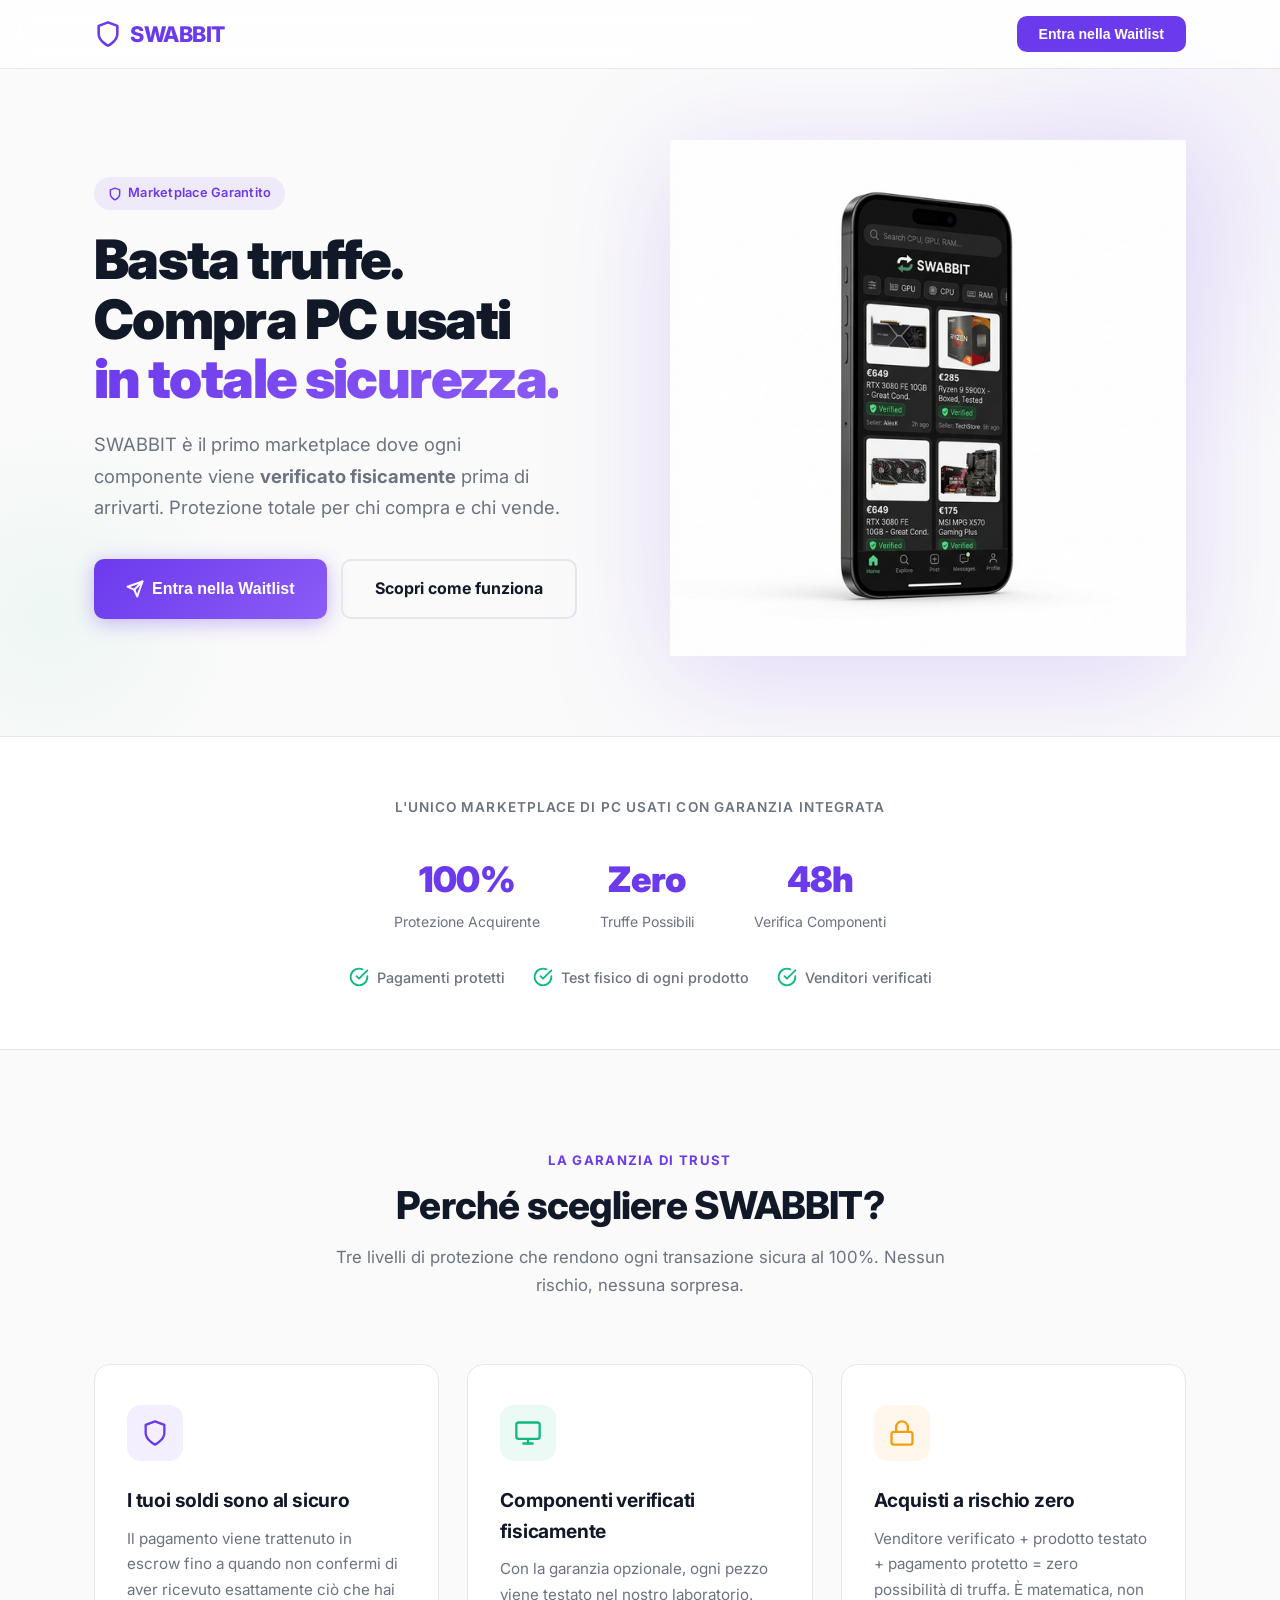
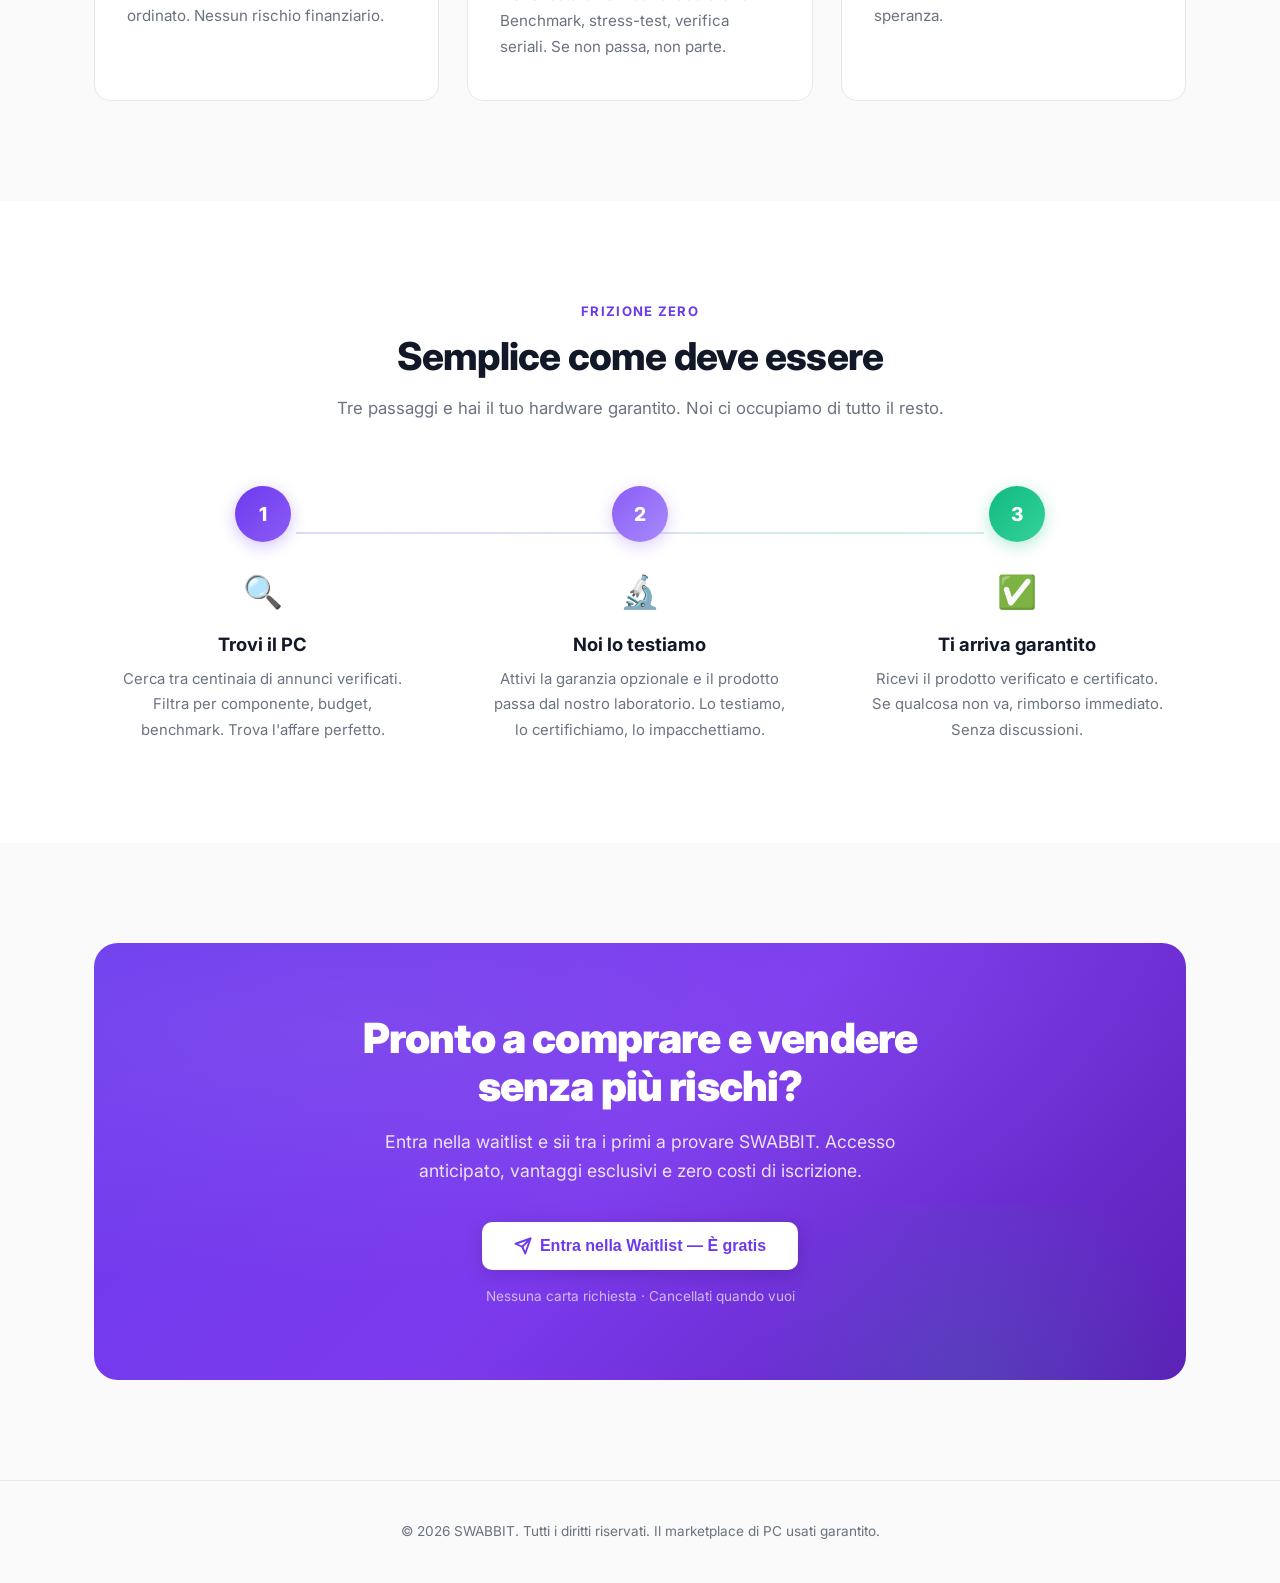
<file: swabbit-landing/index.html>
<!DOCTYPE html>
<html lang="it">

<head>
  <meta charset="UTF-8" />
  <meta name="viewport" content="width=device-width, initial-scale=1.0" />

  <!-- SEO -->
  <title>SWABBIT — Compra e Vendi PC Usati in Totale Sicurezza</title>
  <meta name="description"
    content="SWABBIT è l'unico marketplace per PC e componenti usati con garanzia integrata. Stop truffe: verifichiamo ogni prodotto prima che arrivi a te. Entra nella waitlist!" />
  <meta name="keywords"
    content="PC usati, componenti PC, marketplace sicuro, garanzia PC usato, comprare PC usato, vendere PC usato, gaming PC" />
  <meta name="author" content="SWABBIT" />

  <!-- Open Graph -->
  <meta property="og:title" content="SWABBIT — L'unico Marketplace di PC Usati Garantito" />
  <meta property="og:description"
    content="Compra e vendi PC usati senza rischi. Ogni prodotto viene verificato fisicamente prima della consegna." />
  <meta property="og:type" content="website" />

  <!-- Favicon placeholder -->
  <link rel="icon"
    href="data:image/svg+xml,<svg xmlns='http://www.w3.org/2000/svg' viewBox='0 0 100 100'><text y='.9em' font-size='90'>🛡️</text></svg>" />

  <link rel="stylesheet" href="style.css" />
</head>

<body>

  <!-- ========== NAVBAR ========== -->
  <nav class="navbar" id="navbar">
    <div class="container navbar__inner">
      <a href="#" class="navbar__logo" aria-label="SWABBIT Home">
        <!-- Shield icon -->
        <svg viewBox="0 0 24 24" fill="none" stroke="currentColor" stroke-width="2.2" stroke-linecap="round"
          stroke-linejoin="round">
          <path d="M12 22s8-4 8-10V5l-8-3-8 3v7c0 6 8 10 8 10z" />
        </svg>
        SWABBIT
      </a>
      <button class="navbar__cta" onclick="scrollToCTA()">Entra nella Waitlist</button>
    </div>
  </nav>

  <!-- ========== HERO ========== -->
  <section class="hero" id="hero">
    <div class="container hero__grid">
      <div class="hero__content">
        <div class="hero__badge">
          <span class="badge badge--brand">
            <svg width="14" height="14" viewBox="0 0 24 24" fill="none" stroke="currentColor" stroke-width="2.5"
              stroke-linecap="round" stroke-linejoin="round">
              <path d="M12 22s8-4 8-10V5l-8-3-8 3v7c0 6 8 10 8 10z" />
            </svg>
            Marketplace Garantito
          </span>
        </div>

        <h1 class="hero__title">
          Basta truffe.<br />
          Compra PC usati<br />
          <span>in totale sicurezza.</span>
        </h1>

        <p class="hero__subtitle">
          SWABBIT è il primo marketplace dove ogni componente viene <strong>verificato fisicamente</strong> prima di
          arrivarti. Protezione totale per chi compra e chi vende.
        </p>

        <div class="hero__actions">
          <button class="btn btn--primary" onclick="scrollToCTA()" id="hero-cta">
            <svg width="18" height="18" viewBox="0 0 24 24" fill="none" stroke="currentColor" stroke-width="2.5"
              stroke-linecap="round" stroke-linejoin="round">
              <path d="M22 2L11 13" />
              <path d="M22 2L15 22 11 13 2 9l20-7z" />
            </svg>
            Entra nella Waitlist
          </button>
          <a href="#come-funziona" class="btn btn--outline">Scopri come funziona</a>
        </div>
      </div>

      <div class="hero__mockup">
        <img src="app-mockup.png" alt="SWABBIT App — Marketplace PC usati garantito" />
      </div>
    </div>
  </section>

  <!-- ========== SOCIAL PROOF ========== -->
  <section class="social-proof reveal" id="social-proof">
    <div class="container social-proof__inner">
      <p class="social-proof__label">L'unico marketplace di PC usati con garanzia integrata</p>

      <div class="social-proof__stats">
        <div class="stat">
          <div class="stat__number" data-target="100" data-suffix="%">0%</div>
          <div class="stat__label">Protezione Acquirente</div>
        </div>
        <div class="stat">
          <div class="stat__number" data-target="0" data-suffix="" data-text="Zero">Zero</div>
          <div class="stat__label">Truffe Possibili</div>
        </div>
        <div class="stat">
          <div class="stat__number" data-target="48" data-suffix="h">0h</div>
          <div class="stat__label">Verifica Componenti</div>
        </div>
      </div>

      <div class="social-proof__trust">
        <div class="trust-item">
          <svg viewBox="0 0 24 24" fill="none" stroke="currentColor" stroke-width="2.2" stroke-linecap="round"
            stroke-linejoin="round">
            <path d="M22 11.08V12a10 10 0 1 1-5.93-9.14" />
            <polyline points="22 4 12 14.01 9 11.01" />
          </svg>
          Pagamenti protetti
        </div>
        <div class="trust-item">
          <svg viewBox="0 0 24 24" fill="none" stroke="currentColor" stroke-width="2.2" stroke-linecap="round"
            stroke-linejoin="round">
            <path d="M22 11.08V12a10 10 0 1 1-5.93-9.14" />
            <polyline points="22 4 12 14.01 9 11.01" />
          </svg>
          Test fisico di ogni prodotto
        </div>
        <div class="trust-item">
          <svg viewBox="0 0 24 24" fill="none" stroke="currentColor" stroke-width="2.2" stroke-linecap="round"
            stroke-linejoin="round">
            <path d="M22 11.08V12a10 10 0 1 1-5.93-9.14" />
            <polyline points="22 4 12 14.01 9 11.01" />
          </svg>
          Venditori verificati
        </div>
      </div>
    </div>
  </section>

  <!-- ========== BENEFITS ========== -->
  <section class="benefits" id="vantaggi">
    <div class="container">
      <div class="section-header reveal">
        <p class="section-tag">La Garanzia di Trust</p>
        <h2 class="section-title">Perché scegliere SWABBIT?</h2>
        <p class="section-subtitle">
          Tre livelli di protezione che rendono ogni transazione sicura al 100%. Nessun rischio, nessuna sorpresa.
        </p>
      </div>

      <div class="benefits__grid">
        <!-- Card 1 -->
        <div class="benefit-card reveal">
          <div class="benefit-card__icon benefit-card__icon--shield">
            <svg width="28" height="28" viewBox="0 0 24 24" fill="none" stroke="currentColor" stroke-width="2"
              stroke-linecap="round" stroke-linejoin="round">
              <path d="M12 22s8-4 8-10V5l-8-3-8 3v7c0 6 8 10 8 10z" />
            </svg>
          </div>
          <h3 class="benefit-card__title">I tuoi soldi sono al sicuro</h3>
          <p class="benefit-card__text">
            Il pagamento viene trattenuto in escrow fino a quando non confermi di aver ricevuto esattamente ciò che hai
            ordinato. Nessun rischio finanziario.
          </p>
        </div>

        <!-- Card 2 -->
        <div class="benefit-card reveal">
          <div class="benefit-card__icon benefit-card__icon--check">
            <svg width="28" height="28" viewBox="0 0 24 24" fill="none" stroke="currentColor" stroke-width="2"
              stroke-linecap="round" stroke-linejoin="round">
              <rect x="2" y="3" width="20" height="14" rx="2" ry="2" />
              <line x1="8" y1="21" x2="16" y2="21" />
              <line x1="12" y1="17" x2="12" y2="21" />
            </svg>
          </div>
          <h3 class="benefit-card__title">Componenti verificati fisicamente</h3>
          <p class="benefit-card__text">
            Con la garanzia opzionale, ogni pezzo viene testato nel nostro laboratorio. Benchmark, stress-test, verifica
            seriali. Se non passa, non parte.
          </p>
        </div>

        <!-- Card 3 -->
        <div class="benefit-card reveal">
          <div class="benefit-card__icon benefit-card__icon--lock">
            <svg width="28" height="28" viewBox="0 0 24 24" fill="none" stroke="currentColor" stroke-width="2"
              stroke-linecap="round" stroke-linejoin="round">
              <rect x="3" y="11" width="18" height="11" rx="2" ry="2" />
              <path d="M7 11V7a5 5 0 0 1 10 0v4" />
            </svg>
          </div>
          <h3 class="benefit-card__title">Acquisti a rischio zero</h3>
          <p class="benefit-card__text">
            Venditore verificato + prodotto testato + pagamento protetto = zero possibilità di truffa. È matematica, non
            speranza.
          </p>
        </div>
      </div>
    </div>
  </section>

  <!-- ========== HOW IT WORKS ========== -->
  <section class="how-it-works" id="come-funziona">
    <div class="container">
      <div class="section-header reveal">
        <p class="section-tag">Frizione Zero</p>
        <h2 class="section-title">Semplice come deve essere</h2>
        <p class="section-subtitle">
          Tre passaggi e hai il tuo hardware garantito. Noi ci occupiamo di tutto il resto.
        </p>
      </div>

      <div class="steps">
        <!-- Step 1 -->
        <div class="step reveal">
          <div class="step__number">1</div>
          <div class="step__icon">🔍</div>
          <h3 class="step__title">Trovi il PC</h3>
          <p class="step__text">
            Cerca tra centinaia di annunci verificati. Filtra per componente, budget, benchmark. Trova l'affare
            perfetto.
          </p>
        </div>

        <!-- Step 2 -->
        <div class="step reveal">
          <div class="step__number">2</div>
          <div class="step__icon">🔬</div>
          <h3 class="step__title">Noi lo testiamo</h3>
          <p class="step__text">
            Attivi la garanzia opzionale e il prodotto passa dal nostro laboratorio. Lo testiamo, lo certifichiamo, lo
            impacchettiamo.
          </p>
        </div>

        <!-- Step 3 -->
        <div class="step reveal">
          <div class="step__number">3</div>
          <div class="step__icon">✅</div>
          <h3 class="step__title">Ti arriva garantito</h3>
          <p class="step__text">
            Ricevi il prodotto verificato e certificato. Se qualcosa non va, rimborso immediato. Senza discussioni.
          </p>
        </div>
      </div>
    </div>
  </section>

  <!-- ========== FINAL CTA ========== -->
  <section class="final-cta" id="waitlist">
    <div class="container">
      <div class="final-cta__card reveal">
        <h2 class="final-cta__title">
          Pronto a comprare e vendere<br />senza più rischi?
        </h2>
        <p class="final-cta__subtitle">
          Entra nella waitlist e sii tra i primi a provare SWABBIT. Accesso anticipato, vantaggi esclusivi e zero costi
          di iscrizione.
        </p>
        <button class="btn btn--white" id="final-cta-btn" onclick="scrollToCTA()">
          <svg width="18" height="18" viewBox="0 0 24 24" fill="none" stroke="currentColor" stroke-width="2.5"
            stroke-linecap="round" stroke-linejoin="round">
            <path d="M22 2L11 13" />
            <path d="M22 2L15 22 11 13 2 9l20-7z" />
          </svg>
          Entra nella Waitlist — È gratis
        </button>
        <p class="final-cta__note">Nessuna carta richiesta · Cancellati quando vuoi</p>
      </div>
    </div>
  </section>

  <!-- ========== FOOTER ========== -->
  <footer class="footer">
    <div class="container">
      <p class="footer__text">© 2026 SWABBIT. Tutti i diritti riservati. Il marketplace di PC usati garantito.</p>
    </div>
  </footer>

  <script src="script.js"></script>
</body>

</html>
</file>
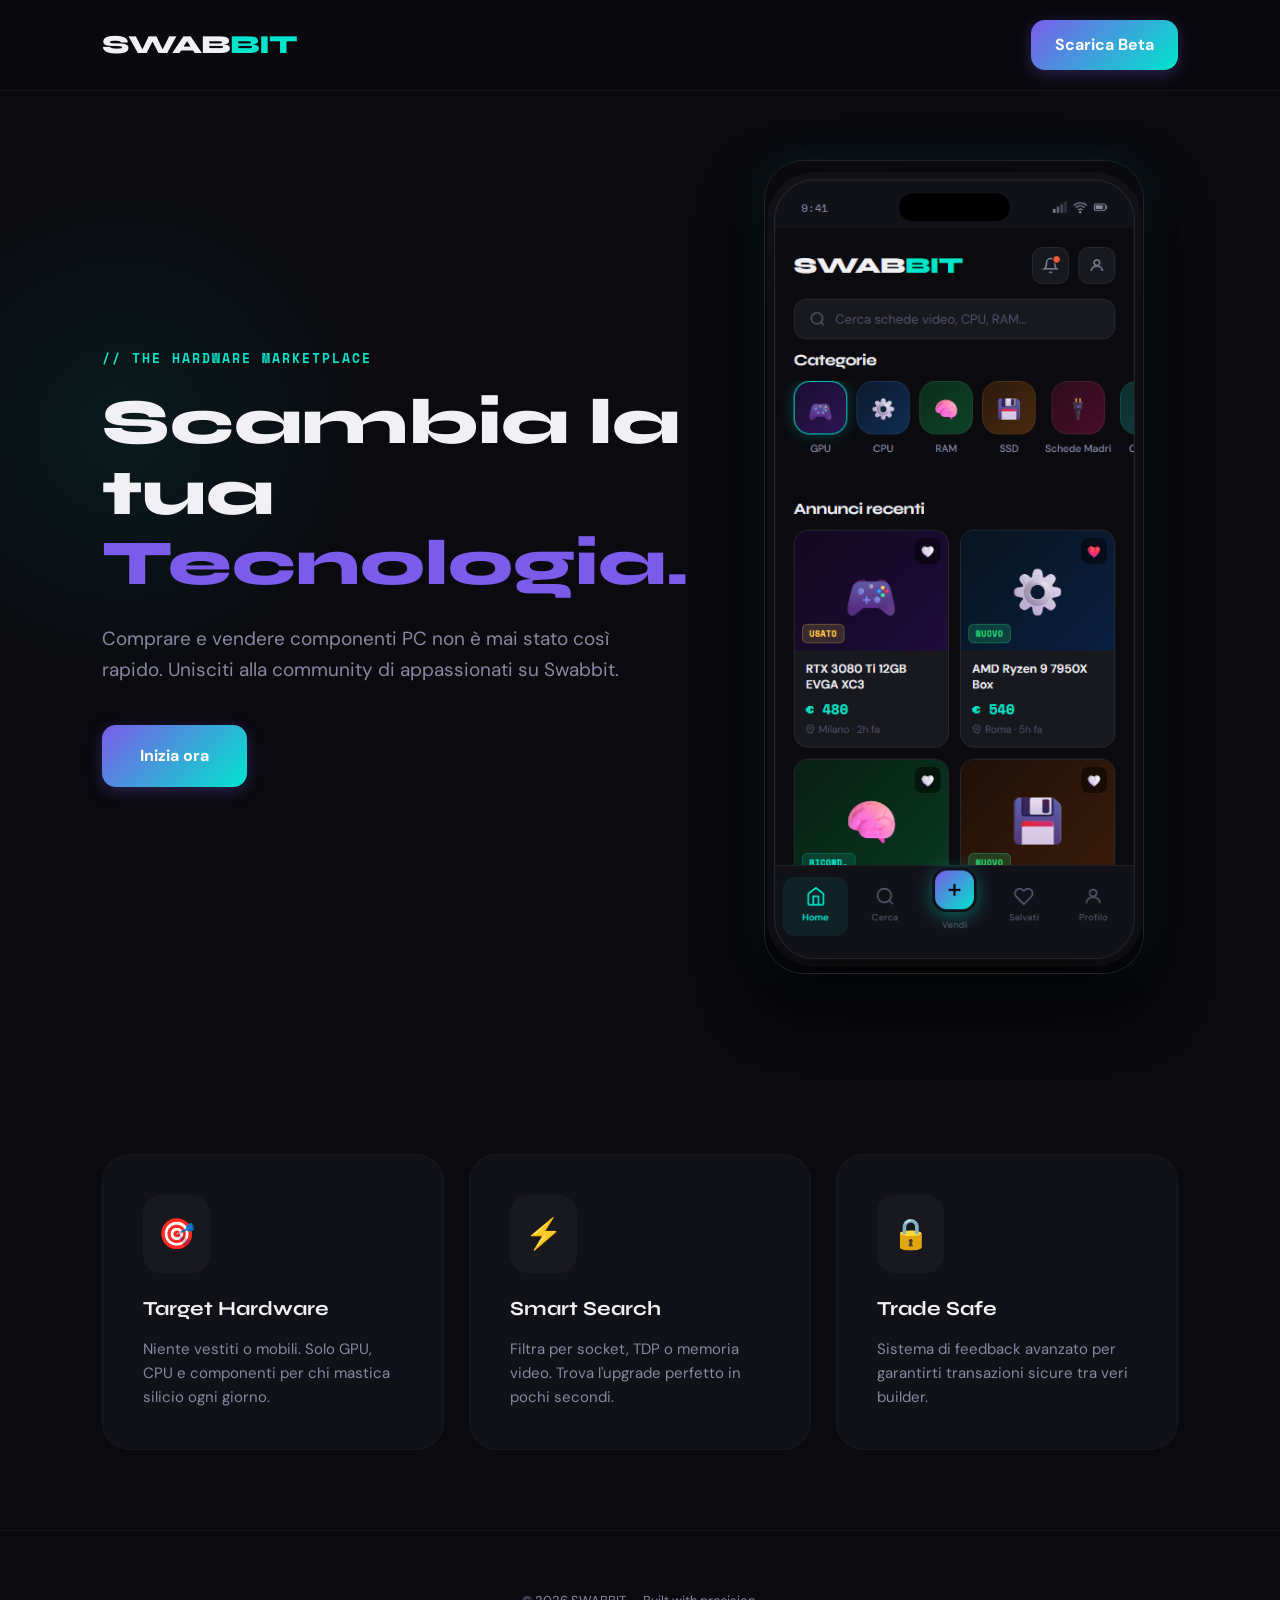
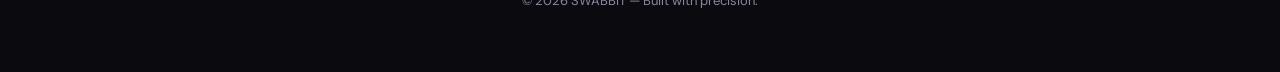
<file: sito_prova.html>
<!DOCTYPE html>
<html lang="it">
<head>
    <meta charset="UTF-8">
    <meta name="viewport" content="width=device-width, initial-scale=1.0">
    <title>SWABBIT — Official Site</title>
    <link href="https://fonts.googleapis.com/css2?family=Syne:wght@700;800&family=DM+Sans:wght@400;500;700&family=Space+Mono&display=swap" rel="stylesheet">
    <style>
        :root {
            --bg: #0A0A0F;
            --surface: #111118;
            --accent: #00E5CC;
            --accent2: #7B5CEA;
            --text: #F0F0F5;
            --text2: #8888A0;
            --font-display: 'Syne', sans-serif;
            --font-body: 'DM Sans', sans-serif;
        }

        * { margin: 0; padding: 0; box-sizing: border-box; }
        html { scroll-behavior: smooth; }

        body {
            background-color: var(--bg);
            color: var(--text);
            font-family: var(--font-body);
            overflow-x: hidden;
            line-height: 1.6;
        }

        /* --- NAV --- */
        header {
            padding: 20px 8%;
            display: flex;
            justify-content: space-between;
            align-items: center;
            position: fixed;
            width: 100%;
            top: 0;
            z-index: 1000;
            background: rgba(10, 10, 15, 0.85);
            backdrop-filter: blur(15px);
            border-bottom: 1px solid rgba(255,255,255,0.05);
        }

        .logo {
            font-family: var(--font-display);
            font-size: 26px;
            font-weight: 800;
            letter-spacing: -1px;
            color: var(--text);
            text-decoration: none;
        }

        .logo span { color: var(--accent); }

        .btn-download {
            background: linear-gradient(135deg, var(--accent2), var(--accent));
            color: white;
            padding: 12px 24px;
            border-radius: 14px;
            font-weight: 700;
            text-decoration: none;
            transition: all 0.3s cubic-bezier(0.2, 0, 0, 1);
            box-shadow: 0 4px 15px rgba(123, 92, 234, 0.3);
        }

        .btn-download:hover {
            transform: translateY(-2px);
            box-shadow: 0 8px 25px rgba(0, 229, 204, 0.4);
        }

        /* --- HERO --- */
        .hero {
            padding: 160px 8% 100px;
            display: grid;
            grid-template-columns: 1.2fr 1fr;
            align-items: center;
            gap: 40px;
            min-height: 100vh;
        }

        .hero-tag {
            color: var(--accent);
            font-family: 'Space Mono', monospace;
            font-weight: 700;
            font-size: 13px;
            letter-spacing: 2px;
            margin-bottom: 20px;
            display: block;
            text-transform: uppercase;
        }

        .hero-title {
            font-family: var(--font-display);
            font-size: clamp(40px, 5vw, 72px);
            line-height: 1.1;
            margin-bottom: 25px;
            font-weight: 800;
        }

        .hero-title span {
            color: var(--accent2);
            position: relative;
        }

        .hero-p {
            color: var(--text2);
            font-size: 19px;
            max-width: 520px;
            margin-bottom: 40px;
        }

        /* --- IMAGE CONTAINER --- */
        .hero-image-wrap {
            position: relative;
            display: flex;
            justify-content: center;
            align-items: center;
        }

        .app-screenshot {
            width: 100%;
            max-width: 380px;
            height: auto;
            border-radius: 40px;
            box-shadow: 0 30px 60px rgba(0,0,0,0.8), 0 0 40px rgba(0, 229, 204, 0.1);
            animation: float 5s ease-in-out infinite;
            border: 1px solid rgba(255,255,255,0.1);
        }

        @keyframes float {
            0%, 100% { transform: translateY(0) rotate(0deg); }
            50% { transform: translateY(-15px) rotate(1deg); }
        }

        /* --- FEATURES --- */
        .features {
            padding: 80px 8%;
            display: grid;
            grid-template-columns: repeat(auto-fit, minmax(280px, 1fr));
            gap: 25px;
        }

        .feat-card {
            background: var(--surface);
            padding: 40px;
            border-radius: 28px;
            border: 1px solid rgba(255,255,255,0.03);
            transition: all 0.4s ease;
        }

        .feat-card:hover {
            border-color: var(--accent);
            background: #161620;
            transform: translateY(-5px);
        }

        .feat-icon {
            font-size: 30px;
            margin-bottom: 20px;
            display: inline-block;
            padding: 15px;
            background: rgba(255,255,255,0.03);
            border-radius: 18px;
        }

        .feat-card h3 {
            font-family: var(--font-display);
            margin-bottom: 12px;
            font-size: 20px;
        }

        .feat-card p {
            color: var(--text2);
            font-size: 15px;
        }

        /* --- GLOWS --- */
        .glow-1 {
            position: absolute;
            top: 20%;
            left: -10%;
            width: 500px;
            height: 500px;
            background: radial-gradient(circle, rgba(0, 229, 204, 0.08) 0%, transparent 70%);
            z-index: -1;
        }

        @media (max-width: 1024px) {
            .hero { grid-template-columns: 1fr; text-align: center; padding-top: 140px; }
            .hero-p { margin: 0 auto 40px; }
            .hero-image-wrap { order: -1; }
            .app-screenshot { max-width: 300px; }
        }
    </style>
</head>
<body>

    <header>
        <a href="#" class="logo">SWAB<span>BIT</span></a>
        <a href="#" class="btn-download">Scarica Beta</a>
    </header>

    <div class="glow-1"></div>

    <section class="hero">
        <div class="hero-content">
            <span class="hero-tag">// The Hardware Marketplace</span>
            <h1 class="hero-title">Scambia la tua <span>Tecnologia.</span></h1>
            <p class="hero-p">Comprare e vendere componenti PC non è mai stato così rapido. Unisciti alla community di appassionati su Swabbit.</p>
            <div style="display: flex; gap: 15px; justify-content: inherit;">
                <a href="#" class="btn-download" style="padding: 18px 38px; font-size: 16px;">Inizia ora</a>
            </div>
        </div>

        <div class="hero-image-wrap">
            <img src="screenshot_phone.png" alt="Swabbit App Screenshot" class="app-screenshot">
        </div>
    </section>

    <section class="features">
        <div class="feat-card">
            <div class="feat-icon">🎯</div>
            <h3>Target Hardware</h3>
            <p>Niente vestiti o mobili. Solo GPU, CPU e componenti per chi mastica silicio ogni giorno.</p>
        </div>
        <div class="feat-card">
            <div class="feat-icon">⚡</div>
            <h3>Smart Search</h3>
            <p>Filtra per socket, TDP o memoria video. Trova l'upgrade perfetto in pochi secondi.</p>
        </div>
        <div class="feat-card">
            <div class="feat-icon">🔒</div>
            <h3>Trade Safe</h3>
            <p>Sistema di feedback avanzato per garantirti transazioni sicure tra veri builder.</p>
        </div>
    </section>

    <footer style="padding: 60px 8%; text-align: center; border-top: 1px solid rgba(255,255,255,0.05); color: var(--text2); font-size: 13px;">
        <p>&copy; 2026 SWABBIT — Built with precision.</p>
    </footer>

    <script>
        const observer = new IntersectionObserver((entries) => {
            entries.forEach(entry => {
                if (entry.isIntersecting) {
                    entry.target.style.opacity = "1";
                    entry.target.style.transform = "translateY(0)";
                }
            });
        }, { threshold: 0.1 });

        document.querySelectorAll('.feat-card, .hero-content, .hero-image-wrap').forEach(el => {
            el.style.opacity = "0";
            el.style.transform = "translateY(30px)";
            el.style.transition = "all 0.8s cubic-bezier(0.2, 0, 0, 1)";
            observer.observe(el);
        });
    </script>
</body>
</html>
</file>
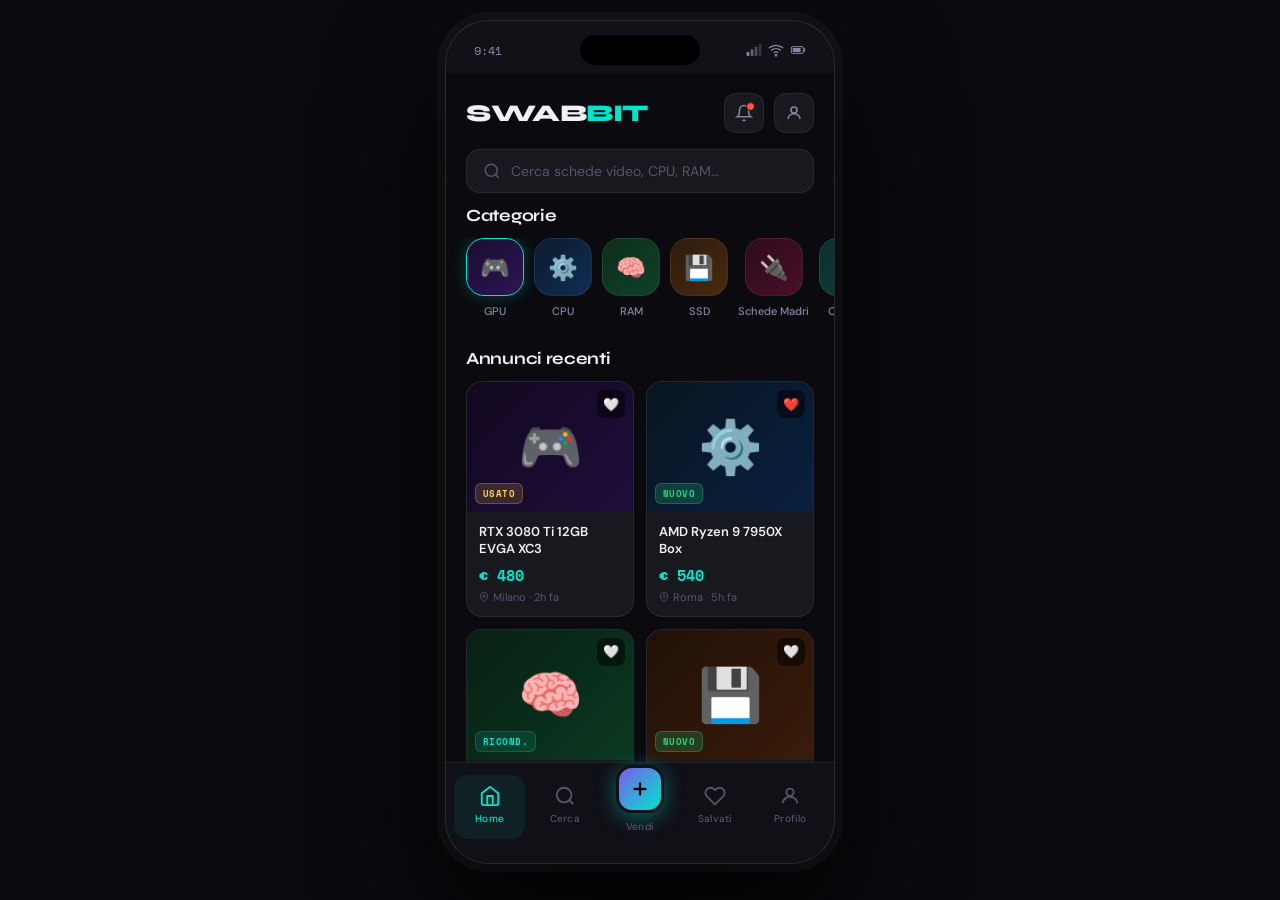
<file: techmarket.html>
<!DOCTYPE html>
<html lang="it">
<head>
<meta charset="UTF-8">
<meta name="viewport" content="width=device-width, initial-scale=1.0, maximum-scale=1.0">
<title>TechHub — Marketplace Hardware</title>
<link rel="preconnect" href="https://fonts.googleapis.com">
<link href="https://fonts.googleapis.com/css2?family=Space+Mono:wght@400;700&family=Syne:wght@400;600;700;800&family=DM+Sans:wght@300;400;500;600&display=swap" rel="stylesheet">
<style>
  :root {
    --bg: #0A0A0F;
    --surface: #111118;
    --surface2: #18181F;
    --surface3: #1E1E27;
    --border: rgba(255,255,255,0.07);
    --accent: #00E5CC;
    --accent2: #7B5CEA;
    --accent3: #FF5A36;
    --text: #F0F0F5;
    --text2: #8888A0;
    --text3: #55556A;
    --green: #22D87A;
    --yellow: #FFD445;
    --card-glow: rgba(0,229,204,0.04);
    --radius: 16px;
    --radius-sm: 10px;
    --font-display: 'Syne', sans-serif;
    --font-mono: 'Space Mono', monospace;
    --font-body: 'DM Sans', sans-serif;
  }

  * { margin: 0; padding: 0; box-sizing: border-box; -webkit-tap-highlight-color: transparent; }

  body {
    background: var(--bg);
    color: var(--text);
    font-family: var(--font-body);
    min-height: 100vh;
    display: flex;
    justify-content: center;
    align-items: flex-start;
    padding: 20px;
  }

  /* ── PHONE SHELL ── */
  .phone {
    width: 390px;
    min-height: 844px;
    background: var(--surface);
    border-radius: 44px;
    overflow: hidden;
    border: 1.5px solid rgba(255,255,255,0.10);
    box-shadow:
      0 0 0 8px rgba(255,255,255,0.03),
      0 60px 120px rgba(0,0,0,0.9),
      inset 0 1px 0 rgba(255,255,255,0.07);
    position: relative;
    display: flex;
    flex-direction: column;
  }

  /* STATUS BAR */
  .status-bar {
    display: flex;
    justify-content: space-between;
    align-items: center;
    padding: 14px 28px 8px;
    font-family: var(--font-mono);
    font-size: 12px;
    color: var(--text2);
    background: var(--surface);
    position: relative;
    z-index: 10;
    flex-shrink: 0;
  }
  .status-bar::after {
    content: '';
    position: absolute;
    top: 14px;
    left: 50%;
    transform: translateX(-50%);
    width: 120px;
    height: 30px;
    background: #000;
    border-radius: 20px;
  }
  .status-icons { display: flex; gap: 6px; align-items: center; }
  .status-icons svg { width: 16px; height: 16px; }

  /* CONTENT AREA */
  .app-content {
    flex: 1;
    overflow: hidden;
    position: relative;
  }

  /* PAGES */
  .page {
    position: absolute;
    inset: 0;
    overflow-y: auto;
    overflow-x: hidden;
    display: none;
    flex-direction: column;
    scrollbar-width: none;
    animation: pageIn 0.3s cubic-bezier(0.2,0,0,1);
  }
  .page::-webkit-scrollbar { display: none; }
  .page.active { display: flex; }

  @keyframes pageIn {
    from { opacity: 0; transform: translateY(12px); }
    to   { opacity: 1; transform: translateY(0); }
  }

  /* BOTTOM NAV */
  .bottom-nav {
    display: flex;
    padding: 12px 8px 24px;
    background: rgba(17,17,24,0.95);
    backdrop-filter: blur(20px);
    border-top: 1px solid var(--border);
    gap: 4px;
    flex-shrink: 0;
    position: relative;
    z-index: 100;
  }
  .nav-item {
    flex: 1;
    display: flex;
    flex-direction: column;
    align-items: center;
    gap: 5px;
    padding: 10px 4px 6px;
    border-radius: 14px;
    cursor: pointer;
    transition: all 0.2s;
    border: none;
    background: transparent;
    color: var(--text3);
  }
  .nav-item:hover { color: var(--text2); }
  .nav-item.active {
    color: var(--accent);
    background: rgba(0,229,204,0.08);
  }
  .nav-item svg { width: 22px; height: 22px; }
  .nav-item span { font-size: 10px; font-family: var(--font-body); font-weight: 500; letter-spacing: 0.02em; }

  /* ════════════════════════════════
     HOMEPAGE / FEED
  ════════════════════════════════ */
  .page-home { background: var(--bg); }

  .home-header {
    padding: 20px 20px 0;
    display: flex;
    justify-content: space-between;
    align-items: center;
  }
  .logo {
    font-family: var(--font-display);
    font-weight: 800;
    font-size: 24px;
    color: var(--text);
    letter-spacing: -0.5px;
  }
  .logo span { color: var(--accent); }
  .header-actions { display: flex; gap: 10px; align-items: center; }
  .icon-btn {
    width: 40px;
    height: 40px;
    border-radius: 12px;
    background: var(--surface2);
    border: 1px solid var(--border);
    display: flex;
    align-items: center;
    justify-content: center;
    cursor: pointer;
    color: var(--text2);
    transition: all 0.2s;
  }
  .icon-btn:hover { background: var(--surface3); color: var(--text); }
  .icon-btn svg { width: 18px; height: 18px; }
  .notif-dot {
    position: relative;
  }
  .notif-dot::after {
    content: '';
    position: absolute;
    top: 8px;
    right: 8px;
    width: 7px;
    height: 7px;
    background: var(--accent3);
    border-radius: 50%;
    border: 1.5px solid var(--surface2);
  }

  /* SEARCH BAR */
  .search-wrap {
    padding: 16px 20px 12px;
  }
  .search-bar {
    background: var(--surface2);
    border: 1px solid var(--border);
    border-radius: 14px;
    display: flex;
    align-items: center;
    gap: 10px;
    padding: 12px 16px;
    cursor: pointer;
    transition: border-color 0.2s;
  }
  .search-bar:hover { border-color: rgba(255,255,255,0.15); }
  .search-bar svg { width: 18px; height: 18px; color: var(--text3); flex-shrink: 0; }
  .search-bar span { font-size: 14px; color: var(--text3); font-weight: 400; }

  /* CATEGORIES */
  .section-title {
    font-family: var(--font-display);
    font-weight: 700;
    font-size: 17px;
    color: var(--text);
    letter-spacing: -0.3px;
    padding: 0 20px;
    margin-bottom: 12px;

  }
  .categories-scroll {
    display: flex;
    gap: 10px;
    padding: 0 20px 4px;
    overflow-x: auto;
    scrollbar-width: none;
    margin-bottom: 20px;
    min-height: 10vh;
  }
  .categories-scroll::-webkit-scrollbar { display: none; }
  .cat-chip {
    flex-shrink: 0;
    display: flex;
    flex-direction: column;
    align-items: center;
    gap: 8px;
    cursor: pointer;
    transition: transform 0.2s;
  }
  .cat-chip:hover { transform: translateY(-2px); }
  .cat-icon {
    width: 58px;
    height: 58px;
    border-radius: 18px;
    display: flex;
    align-items: center;
    justify-content: center;
    font-size: 24px;
    border: 1px solid var(--border);
    transition: all 0.2s;
  }
  .cat-icon.gpu  { background: linear-gradient(135deg, #1a0d30, #2d1654); }
  .cat-icon.cpu  { background: linear-gradient(135deg, #0d1a2d, #0f2e54); }
  .cat-icon.ram  { background: linear-gradient(135deg, #0d2d1a, #0e4228); }
  .cat-icon.ssd  { background: linear-gradient(135deg, #2d1a0d, #4a2a0e); }
  .cat-icon.mb   { background: linear-gradient(135deg, #2d0d1a, #4a0e2a); }
  .cat-icon.cool { background: linear-gradient(135deg, #0d2d2d, #0e4040); }
  .cat-chip.sel .cat-icon { border-color: var(--accent); box-shadow: 0 0 16px rgba(0,229,204,0.25); }
  .cat-label { font-size: 11px; color: var(--text2); font-weight: 500; text-align: center; }

  /* FEATURED BANNER */
  .featured-banner {
    margin: 0 20px 24px;
    border-radius: var(--radius);
    background: linear-gradient(135deg, #1a0933 0%, #0d1a33 50%, #001a1a 100%);
    border: 1px solid rgba(123,92,234,0.3);
    padding: 20px;
    position: relative;
    overflow: hidden;
    cursor: pointer;
  }
  .featured-banner::before {
    content: '';
    position: absolute;
    top: -40px;
    right: -20px;
    width: 200px;
    height: 200px;
    background: radial-gradient(circle, rgba(123,92,234,0.2) 0%, transparent 70%);
  }
  .featured-tag {
    display: inline-block;
    background: var(--accent2);
    color: #fff;
    font-size: 10px;
    font-weight: 700;
    font-family: var(--font-mono);
    padding: 3px 8px;
    border-radius: 6px;
    margin-bottom: 8px;
    letter-spacing: 0.05em;
  }
  .featured-title {
    font-family: var(--font-display);
    font-size: 20px;
    font-weight: 800;
    line-height: 1.2;
    margin-bottom: 6px;
  }
  .featured-title span { color: var(--accent); }
  .featured-sub { font-size: 13px; color: var(--text2); margin-bottom: 16px; }
  .featured-price {
    font-family: var(--font-mono);
    font-size: 22px;
    font-weight: 700;
    color: var(--accent);
  }
  .featured-badge {
    position: absolute;
    top: 20px;
    right: 20px;
    background: rgba(0,0,0,0.4);
    border: 1px solid var(--border);
    border-radius: 10px;
    padding: 6px 12px;
    font-size: 12px;
    color: var(--green);
    font-family: var(--font-mono);
    font-weight: 700;
  }

  /* LISTING CARDS */
  .listing-grid {
    padding: 0 20px 20px;
    display: grid;
    grid-template-columns: 1fr 1fr;
    gap: 12px;
  }
  .listing-card {
    background: var(--surface2);
    border: 1px solid var(--border);
    border-radius: var(--radius);
    overflow: hidden;
    cursor: pointer;
    transition: all 0.2s;
  }
  .listing-card:hover {
    border-color: rgba(255,255,255,0.15);
    transform: translateY(-2px);
    box-shadow: 0 8px 32px rgba(0,0,0,0.4);
  }
  .card-thumb {
    height: 130px;
    display: flex;
    align-items: center;
    justify-content: center;
    font-size: 52px;
    position: relative;
    overflow: hidden;
  }
  .card-thumb.t1 { background: linear-gradient(135deg, #120820, #1e0d3a); }
  .card-thumb.t2 { background: linear-gradient(135deg, #081420, #0a2040); }
  .card-thumb.t3 { background: linear-gradient(135deg, #082014, #0a3820); }
  .card-thumb.t4 { background: linear-gradient(135deg, #201008, #3a1c0a); }
  .card-thumb.t5 { background: linear-gradient(135deg, #200814, #3a0a20); }
  .card-thumb.t6 { background: linear-gradient(135deg, #0a1a20, #0a2830); }
  .card-fav {
    position: absolute;
    top: 8px;
    right: 8px;
    width: 28px;
    height: 28px;
    border-radius: 8px;
    background: rgba(0,0,0,0.5);
    backdrop-filter: blur(8px);
    display: flex;
    align-items: center;
    justify-content: center;
    font-size: 13px;
  }
  .condition-badge {
    position: absolute;
    bottom: 8px;
    left: 8px;
    font-size: 9px;
    font-weight: 700;
    font-family: var(--font-mono);
    padding: 3px 7px;
    border-radius: 6px;
    letter-spacing: 0.05em;
    text-transform: uppercase;
  }
  .cond-new { background: rgba(34,216,122,0.2); color: var(--green); border: 1px solid rgba(34,216,122,0.3); }
  .cond-used { background: rgba(255,212,69,0.15); color: var(--yellow); border: 1px solid rgba(255,212,69,0.25); }
  .cond-ref { background: rgba(0,229,204,0.12); color: var(--accent); border: 1px solid rgba(0,229,204,0.2); }
  .card-body { padding: 12px; }
  .card-title {
    font-size: 13px;
    font-weight: 600;
    color: var(--text);
    line-height: 1.3;
    margin-bottom: 6px;
    display: -webkit-box;
    -webkit-line-clamp: 2;
    -webkit-box-orient: vertical;
    overflow: hidden;
  }
  .card-price {
    font-family: var(--font-mono);
    font-size: 15px;
    font-weight: 700;
    color: var(--accent);
    margin-bottom: 4px;
  }
  .card-meta {
    font-size: 11px;
    color: var(--text3);
    display: flex;
    align-items: center;
    gap: 4px;
  }
  .card-meta svg { width: 10px; height: 10px; }

  /* ════════════════════════════════
     SEARCH PAGE
  ════════════════════════════════ */
  .page-search { background: var(--bg); }

  .search-header {
    padding: 20px 20px 0;
    position: sticky;
    top: 0;
    background: rgba(10,10,15,0.95);
    backdrop-filter: blur(20px);
    z-index: 50;
    padding-bottom: 14px;
  }
  .search-input-wrap {
    display: flex;
    gap: 10px;
    align-items: center;
  }
  .search-input {
    flex: 1;
    background: var(--surface2);
    border: 1.5px solid var(--accent);
    border-radius: 14px;
    display: flex;
    align-items: center;
    gap: 10px;
    padding: 12px 16px;
    box-shadow: 0 0 20px rgba(0,229,204,0.1);
  }
  .search-input svg { width: 18px; height: 18px; color: var(--accent); flex-shrink: 0; }
  .search-input-text {
    font-size: 14px;
    font-weight: 400;
    color: var(--text);
    font-family: var(--font-body);
  }
  .search-input-cursor {
    display: inline-block;
    width: 2px;
    height: 14px;
    background: var(--accent);
    margin-left: 1px;
    animation: blink 1s infinite;
  }
  @keyframes blink { 0%,50% { opacity: 1; } 51%,100% { opacity: 0; } }

  .filter-btn {
    width: 48px;
    height: 48px;
    border-radius: 14px;
    background: var(--surface2);
    border: 1px solid var(--border);
    display: flex;
    align-items: center;
    justify-content: center;
    cursor: pointer;
    color: var(--text2);
    flex-shrink: 0;
    transition: all 0.2s;
    position: relative;
  }
  .filter-btn svg { width: 20px; height: 20px; }
  .filter-count {
    position: absolute;
    top: 6px;
    right: 6px;
    width: 16px;
    height: 16px;
    background: var(--accent3);
    border-radius: 50%;
    font-size: 9px;
    font-weight: 700;
    font-family: var(--font-mono);
    display: flex;
    align-items: center;
    justify-content: center;
    color: #fff;
  }

  /* FILTER CHIPS */
  .filter-chips {
    display: flex;
    gap: 8px;
    padding: 12px 20px 0;
    overflow-x: auto;
    scrollbar-width: none;
  }
  .filter-chips::-webkit-scrollbar { display: none; }
  .fchip {
    flex-shrink: 0;
    padding: 6px 14px;
    border-radius: 30px;
    font-size: 12px;
    font-weight: 500;
    font-family: var(--font-body);
    cursor: pointer;
    transition: all 0.2s;
  }
  .fchip.active {
    background: var(--accent);
    color: #000;
    font-weight: 700;
  }
  .fchip:not(.active) {
    background: var(--surface2);
    color: var(--text2);
    border: 1px solid var(--border);
  }

  /* SORT BAR */
  .sort-bar {
    display: flex;
    justify-content: space-between;
    align-items: center;
    padding: 16px 20px 12px;
  }
  .results-count {
    font-size: 13px;
    color: var(--text2);
  }
  .results-count strong { color: var(--text); font-family: var(--font-mono); }
  .sort-select {
    display: flex;
    align-items: center;
    gap: 6px;
    font-size: 12px;
    color: var(--text2);
    cursor: pointer;
    background: var(--surface2);
    padding: 6px 12px;
    border-radius: 30px;
    border: 1px solid var(--border);
  }
  .sort-select svg { width: 14px; height: 14px; }

  /* LIST VIEW CARDS */
  .search-results { padding: 0 20px 20px; display: flex; flex-direction: column; gap: 10px; }
  .result-card {
    background: var(--surface2);
    border: 1px solid var(--border);
    border-radius: var(--radius);
    display: flex;
    gap: 14px;
    padding: 14px;
    cursor: pointer;
    transition: all 0.2s;
    overflow: hidden;
    position: relative;
  }
  .result-card::before {
    content: '';
    position: absolute;
    left: 0;
    top: 0;
    bottom: 0;
    width: 3px;
    background: transparent;
    transition: background 0.2s;
  }
  .result-card:hover { border-color: rgba(255,255,255,0.15); transform: translateX(2px); }
  .result-card:hover::before { background: var(--accent); }
  .result-thumb {
    width: 90px;
    height: 90px;
    border-radius: 12px;
    display: flex;
    align-items: center;
    justify-content: center;
    font-size: 40px;
    flex-shrink: 0;
  }
  .rt1 { background: linear-gradient(135deg, #120820, #1e0d3a); }
  .rt2 { background: linear-gradient(135deg, #081420, #0a2040); }
  .rt3 { background: linear-gradient(135deg, #082014, #0a3820); }
  .rt4 { background: linear-gradient(135deg, #201008, #3a1c0a); }
  .rt5 { background: linear-gradient(135deg, #200814, #3a0a20); }
  .result-info { flex: 1; min-width: 0; }
  .result-title {
    font-size: 14px;
    font-weight: 600;
    color: var(--text);
    margin-bottom: 4px;
    white-space: nowrap;
    overflow: hidden;
    text-overflow: ellipsis;
  }
  .result-spec {
    font-size: 11px;
    color: var(--text2);
    margin-bottom: 8px;
    font-family: var(--font-mono);
  }
  .result-bottom {
    display: flex;
    justify-content: space-between;
    align-items: flex-end;
  }
  .result-price {
    font-family: var(--font-mono);
    font-size: 17px;
    font-weight: 700;
    color: var(--accent);
  }
  .result-price .was {
    font-size: 11px;
    color: var(--text3);
    text-decoration: line-through;
    font-weight: 400;
    display: block;
  }
  .result-tags { display: flex; flex-direction: column; align-items: flex-end; gap: 4px; }
  .tag {
    font-size: 10px;
    font-weight: 700;
    font-family: var(--font-mono);
    padding: 2px 8px;
    border-radius: 5px;
    letter-spacing: 0.04em;
    text-transform: uppercase;
  }
  .tag-loc { background: rgba(123,92,234,0.15); color: var(--accent2); border: 1px solid rgba(123,92,234,0.25); }
  .tag-ship { background: rgba(34,216,122,0.1); color: var(--green); border: 1px solid rgba(34,216,122,0.2); }
  .tag-neg { background: rgba(255,212,69,0.1); color: var(--yellow); border: 1px solid rgba(255,212,69,0.2); }

  /* ════════════════════════════════
     PRODUCT PAGE
  ════════════════════════════════ */
  .page-product { background: var(--bg); }

  .product-header {
    display: flex;
    justify-content: space-between;
    align-items: center;
    padding: 16px 20px;
    position: sticky;
    top: 0;
    background: rgba(10,10,15,0.9);
    backdrop-filter: blur(20px);
    z-index: 50;
  }

  .product-gallery {
    height: 260px;
    background: linear-gradient(135deg, #120820, #0a1020, #001a1a);
    display: flex;
    align-items: center;
    justify-content: center;
    position: relative;
    overflow: hidden;
  }
  .product-gallery::before {
    content: '';
    position: absolute;
    inset: 0;
    background:
      radial-gradient(circle at 30% 50%, rgba(123,92,234,0.15) 0%, transparent 60%),
      radial-gradient(circle at 70% 50%, rgba(0,229,204,0.1) 0%, transparent 60%);
  }
  .product-gallery-img { font-size: 110px; position: relative; z-index: 1; filter: drop-shadow(0 0 40px rgba(0,229,204,0.3)); }
  .gallery-dots { position: absolute; bottom: 14px; left: 50%; transform: translateX(-50%); display: flex; gap: 5px; }
  .gdot {
    width: 6px;
    height: 6px;
    border-radius: 50%;
    background: rgba(255,255,255,0.3);
    transition: all 0.2s;
  }
  .gdot.active { width: 16px; border-radius: 3px; background: var(--accent); }
  .gallery-share {
    position: absolute;
    top: 16px;
    right: 16px;
    display: flex;
    gap: 8px;
  }
  .gallery-action {
    width: 36px;
    height: 36px;
    border-radius: 10px;
    background: rgba(0,0,0,0.5);
    backdrop-filter: blur(8px);
    display: flex;
    align-items: center;
    justify-content: center;
    color: var(--text);
    cursor: pointer;
    border: 1px solid rgba(255,255,255,0.1);
  }
  .gallery-action svg { width: 16px; height: 16px; }

  .product-body { padding: 20px; }

  .product-badges { display: flex; gap: 8px; margin-bottom: 12px; flex-wrap: wrap; }

  .product-title {
    font-family: var(--font-display);
    font-size: 22px;
    font-weight: 800;
    line-height: 1.2;
    letter-spacing: -0.5px;
    margin-bottom: 6px;
  }
  .product-subtitle { font-size: 14px; color: var(--text2); margin-bottom: 20px; font-family: var(--font-mono); }

  .price-row {
    display: flex;
    justify-content: space-between;
    align-items: center;
    background: var(--surface2);
    border: 1px solid var(--border);
    border-radius: var(--radius);
    padding: 16px;
    margin-bottom: 20px;
  }
  .price-main {
    font-family: var(--font-mono);
    font-size: 28px;
    font-weight: 700;
    color: var(--accent);
  }
  .price-was {
    font-size: 13px;
    color: var(--text3);
    text-decoration: line-through;
    font-family: var(--font-mono);
    margin-top: 2px;
  }
  .price-actions { display: flex; gap: 8px; }
  .fav-btn {
    width: 42px;
    height: 42px;
    border-radius: 12px;
    background: var(--surface3);
    border: 1px solid var(--border);
    display: flex;
    align-items: center;
    justify-content: center;
    cursor: pointer;
    transition: all 0.2s;
  }
  .fav-btn svg { width: 20px; height: 20px; color: var(--text2); }
  .fav-btn.liked svg { color: var(--accent3); fill: var(--accent3); }

  /* SPECS TABLE */
  .specs-title {
    font-family: var(--font-display);
    font-size: 15px;
    font-weight: 700;
    margin-bottom: 12px;
    color: var(--text);
  }
  .specs-grid {
    display: grid;
    grid-template-columns: 1fr 1fr;
    gap: 8px;
    margin-bottom: 20px;
  }
  .spec-item {
    background: var(--surface2);
    border: 1px solid var(--border);
    border-radius: var(--radius-sm);
    padding: 12px;
  }
  .spec-label { font-size: 10px; color: var(--text3); text-transform: uppercase; letter-spacing: 0.08em; font-family: var(--font-mono); margin-bottom: 4px; }
  .spec-value { font-size: 13px; font-weight: 600; color: var(--text); }

  .desc-box {
    background: var(--surface2);
    border: 1px solid var(--border);
    border-radius: var(--radius);
    padding: 16px;
    margin-bottom: 20px;
  }
  .desc-text { font-size: 13px; color: var(--text2); line-height: 1.7; }
  .desc-more { color: var(--accent); font-size: 13px; font-weight: 600; margin-top: 8px; cursor: pointer; }

  /* SELLER CARD */
  .seller-card {
    background: var(--surface2);
    border: 1px solid var(--border);
    border-radius: var(--radius);
    padding: 16px;
    margin-bottom: 20px;
  }
  .seller-header-row {
    display: flex;
    align-items: center;
    gap: 12px;
    margin-bottom: 14px;
  }
  .seller-avatar {
    width: 50px;
    height: 50px;
    border-radius: 16px;
    background: linear-gradient(135deg, var(--accent2), var(--accent));
    display: flex;
    align-items: center;
    justify-content: center;
    font-size: 22px;
    font-weight: 700;
    font-family: var(--font-display);
    color: #fff;
    flex-shrink: 0;
    border: 2px solid rgba(0,229,204,0.3);
  }
  .seller-info { flex: 1; }
  .seller-name {
    font-size: 15px;
    font-weight: 700;
    font-family: var(--font-display);
    margin-bottom: 2px;
  }
  .seller-meta { font-size: 11px; color: var(--text2); display: flex; align-items: center; gap: 6px; }
  .verified-badge {
    background: rgba(0,229,204,0.1);
    color: var(--accent);
    font-size: 10px;
    font-weight: 700;
    font-family: var(--font-mono);
    padding: 2px 7px;
    border-radius: 5px;
    border: 1px solid rgba(0,229,204,0.2);
  }
  .seller-stats {
    display: grid;
    grid-template-columns: repeat(3, 1fr);
    gap: 10px;
    margin-bottom: 14px;
  }
  .seller-stat {
    text-align: center;
    background: var(--surface3);
    border-radius: 10px;
    padding: 10px 6px;
  }
  .seller-stat-val {
    font-family: var(--font-mono);
    font-size: 16px;
    font-weight: 700;
    color: var(--text);
    margin-bottom: 2px;
  }
  .seller-stat-val.green { color: var(--green); }
  .seller-stat-val.yellow { color: var(--yellow); }
  .seller-stat-label { font-size: 10px; color: var(--text3); text-transform: uppercase; letter-spacing: 0.05em; font-family: var(--font-mono); }

  .stars { color: var(--yellow); font-size: 14px; letter-spacing: 1px; }

  .contact-btns { display: flex; gap: 8px; }
  .btn-chat {
    flex: 1;
    padding: 14px;
    border-radius: var(--radius-sm);
    background: var(--accent);
    color: #000;
    font-size: 14px;
    font-weight: 700;
    font-family: var(--font-display);
    border: none;
    cursor: pointer;
    display: flex;
    align-items: center;
    justify-content: center;
    gap: 8px;
    transition: all 0.2s;
    letter-spacing: 0.02em;
  }
  .btn-chat:hover { background: #00ccb5; transform: translateY(-1px); }
  .btn-chat svg { width: 18px; height: 18px; }
  .btn-call {
    width: 50px;
    border-radius: var(--radius-sm);
    background: var(--surface3);
    border: 1px solid var(--border);
    display: flex;
    align-items: center;
    justify-content: center;
    cursor: pointer;
    transition: all 0.2s;
    color: var(--text2);
  }
  .btn-call:hover { border-color: var(--text); color: var(--text); }
  .btn-call svg { width: 20px; height: 20px; }

  /* STICKY BUY BAR */
  .buy-bar {
    position: sticky;
    bottom: 0;
    background: rgba(17,17,24,0.97);
    backdrop-filter: blur(20px);
    border-top: 1px solid var(--border);
    padding: 14px 20px 20px;
    display: flex;
    gap: 10px;
    align-items: center;
    z-index: 50;
  }
  .buy-price {
    flex: 1;
  }
  .buy-price-label { font-size: 11px; color: var(--text3); margin-bottom: 2px; text-transform: uppercase; font-family: var(--font-mono); letter-spacing: 0.06em; }
  .buy-price-val { font-family: var(--font-mono); font-size: 20px; font-weight: 700; color: var(--accent); }
  .btn-buy {
    padding: 14px 24px;
    border-radius: var(--radius-sm);
    background: linear-gradient(135deg, var(--accent2), var(--accent));
    color: #fff;
    font-size: 14px;
    font-weight: 700;
    font-family: var(--font-display);
    border: none;
    cursor: pointer;
    transition: all 0.2s;
    letter-spacing: 0.02em;
    white-space: nowrap;
  }
  .btn-buy:hover { opacity: 0.9; transform: translateY(-1px); box-shadow: 0 6px 24px rgba(123,92,234,0.4); }

  /* ════════════════════════════════
     PROFILE PAGE
  ════════════════════════════════ */
  .page-profile { background: var(--bg); }

  .profile-banner {
    height: 160px;
    background: linear-gradient(135deg, #0d0820 0%, #1a0d40 40%, #002020 100%);
    position: relative;
    overflow: hidden;
  }
  .profile-banner::before {
    content: '';
    position: absolute;
    inset: 0;
    background:
      radial-gradient(circle at 20% 50%, rgba(123,92,234,0.3) 0%, transparent 60%),
      radial-gradient(circle at 80% 50%, rgba(0,229,204,0.2) 0%, transparent 60%);
  }
  .profile-banner-pattern {
    position: absolute;
    inset: 0;
    background-image: repeating-linear-gradient(
      45deg,
      transparent,
      transparent 20px,
      rgba(255,255,255,0.015) 20px,
      rgba(255,255,255,0.015) 21px
    );
  }
  .profile-settings-btn {
    position: absolute;
    top: 16px;
    right: 16px;
    width: 36px;
    height: 36px;
    border-radius: 10px;
    background: rgba(0,0,0,0.4);
    backdrop-filter: blur(8px);
    display: flex;
    align-items: center;
    justify-content: center;
    cursor: pointer;
    border: 1px solid rgba(255,255,255,0.1);
    color: var(--text2);
  }
  .profile-settings-btn svg { width: 18px; height: 18px; }

  .profile-info-row {
    padding: 0 20px 20px;
    display: flex;
    gap: 16px;
    align-items: flex-end;
    margin-top: -40px;
    position: relative;
    z-index: 2;
  }
  .profile-avatar {
    width: 80px;
    height: 80px;
    border-radius: 24px;
    background: linear-gradient(135deg, var(--accent2), #4a2db0);
    display: flex;
    align-items: center;
    justify-content: center;
    font-size: 32px;
    font-weight: 800;
    font-family: var(--font-display);
    color: #fff;
    border: 3px solid var(--surface);
    flex-shrink: 0;
    box-shadow: 0 4px 20px rgba(123,92,234,0.4);
  }
  .profile-text { flex: 1; padding-bottom: 4px; }
  .profile-name {
    font-family: var(--font-display);
    font-size: 20px;
    font-weight: 800;
    margin-bottom: 2px;
    letter-spacing: -0.3px;
  }
  .profile-handle { font-size: 13px; color: var(--text3); font-family: var(--font-mono); margin-bottom: 4px; }
  .profile-verified { display: flex; align-items: center; gap: 6px; }

  .profile-stats-row {
    display: grid;
    grid-template-columns: repeat(4, 1fr);
    gap: 8px;
    padding: 0 20px 20px;
  }
  .pstat {
    background: var(--surface2);
    border: 1px solid var(--border);
    border-radius: var(--radius-sm);
    padding: 12px 8px;
    text-align: center;
  }
  .pstat-val {
    font-family: var(--font-mono);
    font-size: 17px;
    font-weight: 700;
    color: var(--text);
    margin-bottom: 2px;
  }
  .pstat-val.ac { color: var(--accent); }
  .pstat-val.gn { color: var(--green); }
  .pstat-label { font-size: 9px; color: var(--text3); text-transform: uppercase; letter-spacing: 0.06em; font-family: var(--font-mono); }

  .profile-bio {
    margin: 0 20px 20px;
    background: var(--surface2);
    border: 1px solid var(--border);
    border-radius: var(--radius);
    padding: 14px;
    font-size: 13px;
    color: var(--text2);
    line-height: 1.6;
  }

  /* TABS */
  .profile-tabs {
    display: flex;
    padding: 0 20px;
    gap: 4px;
    border-bottom: 1px solid var(--border);
    margin-bottom: 16px;
    position: sticky;
    top: 0;
    background: rgba(10,10,15,0.95);
    backdrop-filter: blur(10px);
    z-index: 30;
    padding-top: 4px;
  }
  .ptab {
    flex: 1;
    padding: 12px 8px;
    text-align: center;
    font-size: 13px;
    font-weight: 600;
    font-family: var(--font-body);
    color: var(--text3);
    cursor: pointer;
    border-bottom: 2px solid transparent;
    transition: all 0.2s;
    margin-bottom: -1px;
  }
  .ptab.active { color: var(--accent); border-bottom-color: var(--accent); }

  .listing-grid-profile {
    padding: 0 20px 20px;
    display: grid;
    grid-template-columns: 1fr 1fr;
    gap: 12px;
  }

  /* ACTIVE LISTING CARD */
  .profile-listing-card {
    background: var(--surface2);
    border: 1px solid var(--border);
    border-radius: var(--radius);
    overflow: hidden;
    cursor: pointer;
    transition: all 0.2s;
    position: relative;
  }
  .profile-listing-card:hover { transform: translateY(-2px); border-color: rgba(255,255,255,0.15); }
  .plc-thumb {
    height: 110px;
    display: flex;
    align-items: center;
    justify-content: center;
    font-size: 44px;
    position: relative;
  }
  .plc-status {
    position: absolute;
    top: 8px;
    right: 8px;
    font-size: 9px;
    font-weight: 700;
    font-family: var(--font-mono);
    padding: 3px 7px;
    border-radius: 5px;
    text-transform: uppercase;
    letter-spacing: 0.05em;
  }
  .status-active { background: rgba(34,216,122,0.15); color: var(--green); border: 1px solid rgba(34,216,122,0.25); }
  .status-paused { background: rgba(255,212,69,0.12); color: var(--yellow); border: 1px solid rgba(255,212,69,0.2); }
  .status-sold { background: rgba(255,90,54,0.12); color: var(--accent3); border: 1px solid rgba(255,90,54,0.2); }
  .plc-body { padding: 10px 12px; }
  .plc-title { font-size: 12px; font-weight: 600; margin-bottom: 4px; line-height: 1.3; color: var(--text); }
  .plc-price { font-family: var(--font-mono); font-size: 14px; font-weight: 700; color: var(--accent); margin-bottom: 6px; }
  .plc-stats {
    display: flex;
    gap: 10px;
  }
  .plc-stat { font-size: 10px; color: var(--text3); display: flex; align-items: center; gap: 3px; }
  .plc-stat svg { width: 10px; height: 10px; }

  .add-listing-btn {
    width: 100%;
    padding: 16px;
    border-radius: var(--radius);
    background: transparent;
    border: 2px dashed rgba(0,229,204,0.3);
    color: var(--accent);
    font-size: 14px;
    font-weight: 700;
    font-family: var(--font-display);
    cursor: pointer;
    display: flex;
    align-items: center;
    justify-content: center;
    gap: 8px;
    transition: all 0.2s;
    margin-top: 4px;
  }
  .add-listing-btn:hover { background: rgba(0,229,204,0.05); border-color: rgba(0,229,204,0.5); }
  .add-listing-btn svg { width: 20px; height: 20px; }

  /* DIVIDER */
  .section-divider {
    height: 1px;
    background: var(--border);
    margin: 4px 20px 20px;
  }

  /* BACK LINK */
  .back-link {
    display: flex;
    align-items: center;
    gap: 8px;
    font-size: 14px;
    color: var(--text2);
    cursor: pointer;
    transition: color 0.2s;
  }
  .back-link:hover { color: var(--text); }
  .back-link svg { width: 20px; height: 20px; }

  /* MISC */
  .mb-16 { margin-bottom: 16px; }
  .mb-20 { margin-bottom: 20px; }
  .px-20 { padding: 0 20px; }

  .related-title {
    font-family: var(--font-display);
    font-size: 16px;
    font-weight: 700;
    padding: 0 20px;
    margin-bottom: 12px;
  }
  .related-scroll {
    display: flex;
    gap: 10px;
    padding: 0 20px 24px;
    overflow-x: auto;
    scrollbar-width: none;
  }
  .related-scroll::-webkit-scrollbar { display: none; }
  .related-card {
    flex-shrink: 0;
    width: 130px;
    background: var(--surface2);
    border: 1px solid var(--border);
    border-radius: var(--radius);
    overflow: hidden;
    cursor: pointer;
    transition: all 0.2s;
  }
  .related-card:hover { transform: translateY(-2px); }
  .rc-thumb {
    height: 90px;
    display: flex;
    align-items: center;
    justify-content: center;
    font-size: 38px;
  }
  .rc-body { padding: 8px 10px 10px; }
  .rc-title { font-size: 11px; font-weight: 600; color: var(--text); margin-bottom: 3px; line-height: 1.3; }
  .rc-price { font-family: var(--font-mono); font-size: 12px; font-weight: 700; color: var(--accent); }

  /* GLOW EFFECT */
  .glow-accent { text-shadow: 0 0 20px rgba(0,229,204,0.5); }
</style>
</head>
<body>
<div class="phone">

  <!-- STATUS BAR -->
  <div class="status-bar">
    <span>9:41</span>
    <div style="width:120px;height:30px;"></div><!-- notch space -->
    <div class="status-icons">
      <!-- Signal -->
      <svg viewBox="0 0 24 24" fill="currentColor"><rect x="1" y="15" width="4" height="6" rx="1"/><rect x="7" y="11" width="4" height="10" rx="1" opacity=".7"/><rect x="13" y="7" width="4" height="14" rx="1" opacity=".5"/><rect x="19" y="3" width="4" height="18" rx="1" opacity=".3"/></svg>
      <!-- Wifi -->
      <svg viewBox="0 0 24 24" fill="none" stroke="currentColor" stroke-width="2"><path d="M5 12.55a11 11 0 0114.08 0"/><path d="M1.42 9a16 16 0 0121.16 0"/><path d="M8.53 16.11a6 6 0 016.95 0"/><circle cx="12" cy="20" r="1" fill="currentColor"/></svg>
      <!-- Battery -->
      <svg viewBox="0 0 24 24" fill="none" stroke="currentColor" stroke-width="1.5"><rect x="2" y="7" width="18" height="10" rx="2"/><path d="M20 10h2v4h-2"/><rect x="4" y="9" width="12" height="6" rx="1" fill="currentColor" stroke="none"/></svg>
    </div>
  </div>

  <!-- APP CONTENT -->
  <div class="app-content">

    <!-- ══════════════════════════════
         HOME PAGE
    ══════════════════════════════ -->
    <div class="page page-home active" id="page-home">

      <div class="home-header">
        <div class="logo">SWAB<span>BIT</span></div>
        <div class="header-actions">
          <div class="icon-btn notif-dot">
            <svg viewBox="0 0 24 24" fill="none" stroke="currentColor" stroke-width="2"><path d="M18 8A6 6 0 006 8c0 7-3 9-3 9h18s-3-2-3-9"/><path d="M13.73 21a2 2 0 01-3.46 0"/></svg>
          </div>
          <div class="icon-btn" onclick="showPage('profile')">
            <svg viewBox="0 0 24 24" fill="none" stroke="currentColor" stroke-width="2"><circle cx="12" cy="8" r="4"/><path d="M4 20c0-4 3.6-7 8-7s8 3 8 7"/></svg>
          </div>
        </div>
      </div>

      <div class="search-wrap" onclick="showPage('search')">
        <div class="search-bar">
          <svg viewBox="0 0 24 24" fill="none" stroke="currentColor" stroke-width="2"><circle cx="11" cy="11" r="8"/><path d="m21 21-4.35-4.35"/></svg>
          <span>Cerca schede video, CPU, RAM…</span>
        </div>
      </div>

      <!-- CATEGORIES -->
      <div class="section-title">Categorie</div>
      <div class="categories-scroll">
        <div class="cat-chip sel">
          <div class="cat-icon gpu">🎮</div>
          <span class="cat-label">GPU</span>
        </div>
        <div class="cat-chip">
          <div class="cat-icon cpu">⚙️</div>
          <span class="cat-label">CPU</span>
        </div>
        <div class="cat-chip">
          <div class="cat-icon ram">🧠</div>
          <span class="cat-label">RAM</span>
        </div>
        <div class="cat-chip">
          <div class="cat-icon ssd">💾</div>
          <span class="cat-label">SSD</span>
        </div>
        <div class="cat-chip">
          <div class="cat-icon mb">🔌</div>
          <span class="cat-label">Schede Madri</span>
        </div>
        <div class="cat-chip">
          <div class="cat-icon cool">❄️</div>
          <span class="cat-label">Cooling</span>
        </div>
      </div>



      <!-- LISTINGS -->
      <div class="section-title">Annunci recenti</div>
      <div class="listing-grid">

        <div class="listing-card" onclick="showPage('product')">
          <div class="card-thumb t1">
            🎮
            <div class="card-fav">🤍</div>
            <div class="condition-badge cond-used">Usato</div>
          </div>
          <div class="card-body">
            <div class="card-title">RTX 3080 Ti 12GB EVGA XC3</div>
            <div class="card-price">€ 480</div>
            <div class="card-meta">
              <svg viewBox="0 0 24 24" fill="none" stroke="currentColor" stroke-width="2"><path d="M21 10c0 7-9 13-9 13s-9-6-9-13a9 9 0 0118 0z"/><circle cx="12" cy="10" r="3"/></svg>
              Milano · 2h fa
            </div>
          </div>
        </div>

        <div class="listing-card" onclick="showPage('product')">
          <div class="card-thumb t2">
            ⚙️
            <div class="card-fav">❤️</div>
            <div class="condition-badge cond-new">Nuovo</div>
          </div>
          <div class="card-body">
            <div class="card-title">AMD Ryzen 9 7950X Box</div>
            <div class="card-price">€ 540</div>
            <div class="card-meta">
              <svg viewBox="0 0 24 24" fill="none" stroke="currentColor" stroke-width="2"><path d="M21 10c0 7-9 13-9 13s-9-6-9-13a9 9 0 0118 0z"/><circle cx="12" cy="10" r="3"/></svg>
              Roma · 5h fa
            </div>
          </div>
        </div>

        <div class="listing-card" onclick="showPage('product')">
          <div class="card-thumb t3">
            🧠
            <div class="card-fav">🤍</div>
            <div class="condition-badge cond-ref">Ricond.</div>
          </div>
          <div class="card-body">
            <div class="card-title">Corsair 64GB DDR5 6000MHz</div>
            <div class="card-price">€ 180</div>
            <div class="card-meta">
              <svg viewBox="0 0 24 24" fill="none" stroke="currentColor" stroke-width="2"><path d="M21 10c0 7-9 13-9 13s-9-6-9-13a9 9 0 0118 0z"/><circle cx="12" cy="10" r="3"/></svg>
              Torino · 1g fa
            </div>
          </div>
        </div>

        <div class="listing-card" onclick="showPage('product')">
          <div class="card-thumb t4">
            💾
            <div class="card-fav">🤍</div>
            <div class="condition-badge cond-new">Nuovo</div>
          </div>
          <div class="card-body">
            <div class="card-title">Samsung 990 Pro 2TB NVMe</div>
            <div class="card-price">€ 140</div>
            <div class="card-meta">
              <svg viewBox="0 0 24 24" fill="none" stroke="currentColor" stroke-width="2"><path d="M21 10c0 7-9 13-9 13s-9-6-9-13a9 9 0 0118 0z"/><circle cx="12" cy="10" r="3"/></svg>
              Napoli · 3g fa
            </div>
          </div>
        </div>

        <div class="listing-card" onclick="showPage('product')">
          <div class="card-thumb t5">
            🔌
            <div class="card-fav">🤍</div>
            <div class="condition-badge cond-used">Usato</div>
          </div>
          <div class="card-body">
            <div class="card-title">ASUS ROG MAXIMUS Z790 Hero</div>
            <div class="card-price">€ 390</div>
            <div class="card-meta">
              <svg viewBox="0 0 24 24" fill="none" stroke="currentColor" stroke-width="2"><path d="M21 10c0 7-9 13-9 13s-9-6-9-13a9 9 0 0118 0z"/><circle cx="12" cy="10" r="3"/></svg>
              Firenze · 1g fa
            </div>
          </div>
        </div>

        <div class="listing-card" onclick="showPage('product')">
          <div class="card-thumb t6">
            ❄️
            <div class="card-fav">🤍</div>
            <div class="condition-badge cond-used">Usato</div>
          </div>
          <div class="card-body">
            <div class="card-title">Noctua NH-D15 Dual Fan CPU</div>
            <div class="card-price">€ 75</div>
            <div class="card-meta">
              <svg viewBox="0 0 24 24" fill="none" stroke="currentColor" stroke-width="2"><path d="M21 10c0 7-9 13-9 13s-9-6-9-13a9 9 0 0118 0z"/><circle cx="12" cy="10" r="3"/></svg>
              Bologna · 2g fa
            </div>
          </div>
        </div>

      </div>
    </div><!-- /home -->


    <!-- ══════════════════════════════
         SEARCH PAGE
    ══════════════════════════════ -->
    <div class="page page-search" id="page-search">

      <div class="search-header">
        <div class="search-input-wrap">
          <div class="search-input">
            <svg viewBox="0 0 24 24" fill="none" stroke="currentColor" stroke-width="2"><circle cx="11" cy="11" r="8"/><path d="m21 21-4.35-4.35"/></svg>
            <span class="search-input-text">RTX 4070<span class="search-input-cursor"></span></span>
          </div>
          <div class="filter-btn">
            <svg viewBox="0 0 24 24" fill="none" stroke="currentColor" stroke-width="2"><line x1="4" y1="6" x2="20" y2="6"/><line x1="8" y1="12" x2="16" y2="12"/><line x1="11" y1="18" x2="13" y2="18"/></svg>
            <div class="filter-count">3</div>
          </div>
        </div>
        <div class="filter-chips">
          <div class="fchip active">Tutti</div>
          <div class="fchip">GPU Nvidia</div>
          <div class="fchip">GPU AMD</div>
          <div class="fchip">< €500</div>
          <div class="fchip">Nuovi</div>
          <div class="fchip">Spedizione</div>
        </div>
      </div>

      <div class="sort-bar">
        <div class="results-count"><strong>47</strong> annunci trovati</div>
        <div class="sort-select">
          <svg viewBox="0 0 24 24" fill="none" stroke="currentColor" stroke-width="2"><path d="M3 6h18M7 12h10M11 18h2"/></svg>
          Recenti
          <svg viewBox="0 0 24 24" fill="none" stroke="currentColor" stroke-width="2"><path d="M6 9l6 6 6-6"/></svg>
        </div>
      </div>

      <div class="search-results">

        <div class="result-card" onclick="showPage('product')">
          <div class="result-thumb rt1">🎮</div>
          <div class="result-info">
            <div class="result-title">RTX 4070 Ti SUPER 16GB</div>
            <div class="result-spec">ASUS TUF · PCIe 4.0 · 285W TDP</div>
            <div class="result-bottom">
              <div class="result-price">
                <span class="was">€ 750</span>
                € 620
              </div>
              <div class="result-tags">
                <span class="tag tag-ship">Spedisce</span>
                <span class="tag tag-loc">Milano</span>
              </div>
            </div>
          </div>
        </div>

        <div class="result-card" onclick="showPage('product')">
          <div class="result-thumb rt2">🎮</div>
          <div class="result-info">
            <div class="result-title">RTX 4070 Founders Ed. 12GB</div>
            <div class="result-spec">NVIDIA · PCIe 4.0 · 200W TDP</div>
            <div class="result-bottom">
              <div class="result-price">
                € 490
              </div>
              <div class="result-tags">
                <span class="tag tag-neg">Trattabile</span>
                <span class="tag tag-loc">Roma</span>
              </div>
            </div>
          </div>
        </div>

        <div class="result-card" onclick="showPage('product')">
          <div class="result-thumb rt3">🎮</div>
          <div class="result-info">
            <div class="result-title">RTX 4070 SUPER MSI Gaming X Slim</div>
            <div class="result-spec">MSI · PCIe 4.0 · 220W TDP</div>
            <div class="result-bottom">
              <div class="result-price">
                <span class="was">€ 670</span>
                € 550
              </div>
              <div class="result-tags">
                <span class="tag tag-ship">Spedisce</span>
                <span class="tag tag-loc">Torino</span>
              </div>
            </div>
          </div>
        </div>

        <div class="result-card" onclick="showPage('product')">
          <div class="result-thumb rt4">🎮</div>
          <div class="result-info">
            <div class="result-title">RTX 4070 GIGABYTE WindForce OC</div>
            <div class="result-spec">GIGABYTE · PCIe 4.0 · 215W TDP</div>
            <div class="result-bottom">
              <div class="result-price">
                € 510
              </div>
              <div class="result-tags">
                <span class="tag tag-loc">Napoli</span>
              </div>
            </div>
          </div>
        </div>

        <div class="result-card" onclick="showPage('product')">
          <div class="result-thumb rt5">🎮</div>
          <div class="result-info">
            <div class="result-title">RTX 4070 Ti Zotac AMP Extreme</div>
            <div class="result-spec">ZOTAC · PCIe 4.0 · 285W TDP</div>
            <div class="result-bottom">
              <div class="result-price">
                <span class="was">€ 800</span>
                € 680
              </div>
              <div class="result-tags">
                <span class="tag tag-ship">Spedisce</span>
                <span class="tag tag-neg">Trattabile</span>
              </div>
            </div>
          </div>
        </div>

      </div>
    </div><!-- /search -->


    <!-- ══════════════════════════════
         PRODUCT PAGE
    ══════════════════════════════ -->
    <div class="page page-product" id="page-product">

      <div class="product-header">
        <div class="back-link" onclick="goBack()">
          <svg viewBox="0 0 24 24" fill="none" stroke="currentColor" stroke-width="2.5"><path d="M19 12H5M12 5l-7 7 7 7"/></svg>
          Indietro
        </div>
        <div class="icon-btn">
          <svg viewBox="0 0 24 24" fill="none" stroke="currentColor" stroke-width="2"><circle cx="18" cy="5" r="3"/><circle cx="6" cy="12" r="3"/><circle cx="18" cy="19" r="3"/><line x1="8.59" y1="13.51" x2="15.42" y2="17.49"/><line x1="15.41" y1="6.51" x2="8.59" y2="10.49"/></svg>
        </div>
      </div>

      <div class="product-gallery">
        <div class="product-gallery-img">🎮</div>
        <div class="gallery-share">
          <div class="gallery-action">
            <svg viewBox="0 0 24 24" fill="none" stroke="currentColor" stroke-width="2"><path d="M20.84 4.61a5.5 5.5 0 00-7.78 0L12 5.67l-1.06-1.06a5.5 5.5 0 00-7.78 7.78l1.06 1.06L12 21.23l7.78-7.78 1.06-1.06a5.5 5.5 0 000-7.78z"/></svg>
          </div>
        </div>
        <div class="gallery-dots">
          <div class="gdot active"></div>
          <div class="gdot"></div>
          <div class="gdot"></div>
          <div class="gdot"></div>
        </div>
      </div>

      <div class="product-body">

        <div class="product-badges">
          <div class="condition-badge cond-used" style="position:static">Usato</div>
          <div class="tag tag-ship">Spedizione disponibile</div>
          <div class="tag tag-neg">Prezzo trattabile</div>
        </div>

        <div class="product-title">ASUS ROG STRIX RTX 4090 OC</div>
        <div class="product-subtitle">24GB GDDR6X · PCIe 5.0 · 3xDisplayPort · HDMI 2.1</div>

        <div class="price-row">
          <div>
            <div class="price-main glow-accent">€ 1.250</div>
            <div class="price-was">Prezzo originale: € 1.899</div>
          </div>
          <div class="price-actions">
            <div class="fav-btn liked">
              <svg viewBox="0 0 24 24" fill="currentColor" stroke="currentColor" stroke-width="2"><path d="M20.84 4.61a5.5 5.5 0 00-7.78 0L12 5.67l-1.06-1.06a5.5 5.5 0 00-7.78 7.78l1.06 1.06L12 21.23l7.78-7.78 1.06-1.06a5.5 5.5 0 000-7.78z"/></svg>
            </div>
          </div>
        </div>

        <div class="specs-title">Specifiche tecniche</div>
        <div class="specs-grid">
          <div class="spec-item">
            <div class="spec-label">GPU</div>
            <div class="spec-value">RTX 4090</div>
          </div>
          <div class="spec-item">
            <div class="spec-label">VRAM</div>
            <div class="spec-value">24 GB GDDR6X</div>
          </div>
          <div class="spec-item">
            <div class="spec-label">TDP</div>
            <div class="spec-value">480 W</div>
          </div>
          <div class="spec-item">
            <div class="spec-label">Interfaccia</div>
            <div class="spec-value">PCIe 5.0 x16</div>
          </div>
          <div class="spec-item">
            <div class="spec-label">Clock Boost</div>
            <div class="spec-value">2.625 MHz</div>
          </div>
          <div class="spec-item">
            <div class="spec-label">CUDA Cores</div>
            <div class="spec-value">16.384</div>
          </div>
        </div>

        <div class="desc-box">
          <div class="specs-title" style="margin-bottom:10px;">Descrizione</div>
          <div class="desc-text">Scheda video usata per circa 8 mesi, mantenuta perfettamente. Utilizzata solo per gaming, mai per mining o overclocking. Venduta con scatola originale, tutti gli accessori e le viti di montaggio. Funzionante al 100%, nessun difetto visivo o funzionale. Disponibile anche spedizione assicurata.</div>
          <div class="desc-more">Mostra tutto →</div>
        </div>

        <div class="seller-card">
          <div class="seller-header-row">
            <div class="seller-avatar" onclick="showPage('profile')">MV</div>
            <div class="seller-info">
              <div class="seller-name">Marco Verdi</div>
              <div class="seller-meta">
                <div class="stars">★★★★★</div>
                <span>4.9</span>
                <span style="color:var(--text3)">· 127 rec.</span>
              </div>
              <div class="profile-verified" style="margin-top:4px;">
                <div class="verified-badge">✓ VERIFICATO</div>
              </div>
            </div>
          </div>
          <div class="seller-stats">
            <div class="seller-stat">
              <div class="seller-stat-val green">34</div>
              <div class="seller-stat-label">Venduti</div>
            </div>
            <div class="seller-stat">
              <div class="seller-stat-val yellow">4.9</div>
              <div class="seller-stat-label">Rating</div>
            </div>
            <div class="seller-stat">
              <div class="seller-stat-val">2 anni</div>
              <div class="seller-stat-label">Su TechHub</div>
            </div>
          </div>
          <div class="contact-btns">
            <button class="btn-chat">
              <svg viewBox="0 0 24 24" fill="none" stroke="currentColor" stroke-width="2.5"><path d="M21 15a2 2 0 01-2 2H7l-4 4V5a2 2 0 012-2h14a2 2 0 012 2z"/></svg>
              Invia messaggio
            </button>
            <div class="btn-call">
              <svg viewBox="0 0 24 24" fill="none" stroke="currentColor" stroke-width="2"><path d="M22 16.92v3a2 2 0 01-2.18 2 19.79 19.79 0 01-8.63-3.07A19.5 19.5 0 013.07 9.81a19.79 19.79 0 01-3.07-8.68A2 2 0 012 .84h3a2 2 0 012 1.72c.127.96.361 1.903.7 2.81a2 2 0 01-.45 2.11L6.91 8.27a16 16 0 006.72 6.72l1.59-1.59a2 2 0 012.11-.45c.907.339 1.85.573 2.81.7A2 2 0 0122 16.92z"/></svg>
            </div>
          </div>
        </div>

        <div class="related-title">Annunci simili</div>
        <div class="related-scroll">
          <div class="related-card">
            <div class="rc-thumb t1">🎮</div>
            <div class="rc-body">
              <div class="rc-title">RTX 3090 Ti 24GB</div>
              <div class="rc-price">€ 720</div>
            </div>
          </div>
          <div class="related-card">
            <div class="rc-thumb t5">🎮</div>
            <div class="rc-body">
              <div class="rc-title">RTX 4080 16GB OC</div>
              <div class="rc-price">€ 880</div>
            </div>
          </div>
          <div class="related-card">
            <div class="rc-thumb t2">🎮</div>
            <div class="rc-body">
              <div class="rc-title">RX 7900 XTX 24GB</div>
              <div class="rc-price">€ 690</div>
            </div>
          </div>
          <div class="related-card">
            <div class="rc-thumb t4">🎮</div>
            <div class="rc-body">
              <div class="rc-title">RTX 4090 FE NVIDA</div>
              <div class="rc-price">€ 1.380</div>
            </div>
          </div>
        </div>

      </div>

      <div class="buy-bar">
        <div class="buy-price">
          <div class="buy-price-label">Prezzo</div>
          <div class="buy-price-val">€ 1.250</div>
        </div>
        <button class="btn-buy">Fai un'offerta →</button>
      </div>

    </div><!-- /product -->


    <!-- ══════════════════════════════
         PROFILE PAGE
    ══════════════════════════════ -->
    <div class="page page-profile" id="page-profile">

      <div class="profile-banner">
        <div class="profile-banner-pattern"></div>
        <div class="profile-settings-btn">
          <svg viewBox="0 0 24 24" fill="none" stroke="currentColor" stroke-width="2"><circle cx="12" cy="12" r="3"/><path d="M19.4 15a1.65 1.65 0 00.33 1.82l.06.06a2 2 0 010 2.83 2 2 0 01-2.83 0l-.06-.06a1.65 1.65 0 00-1.82-.33 1.65 1.65 0 00-1 1.51V21a2 2 0 01-4 0v-.09A1.65 1.65 0 009 19.4a1.65 1.65 0 00-1.82.33l-.06.06a2 2 0 01-2.83 0 2 2 0 010-2.83l.06-.06A1.65 1.65 0 004.68 15a1.65 1.65 0 00-1.51-1H3a2 2 0 010-4h.09A1.65 1.65 0 004.6 9a1.65 1.65 0 00-.33-1.82l-.06-.06a2 2 0 010-2.83 2 2 0 012.83 0l.06.06A1.65 1.65 0 009 4.68a1.65 1.65 0 001-1.51V3a2 2 0 014 0v.09a1.65 1.65 0 001 1.51 1.65 1.65 0 001.82-.33l.06-.06a2 2 0 012.83 0 2 2 0 010 2.83l-.06.06A1.65 1.65 0 0019.4 9a1.65 1.65 0 001.51 1H21a2 2 0 010 4h-.09a1.65 1.65 0 00-1.51 1z"/></svg>
        </div>
      </div>

      <div class="profile-info-row">
        <div class="profile-avatar">MV</div>
        <div class="profile-text">
          <div class="profile-name">Marco Verdi</div>
          <div class="profile-handle">@marco.verdi</div>
          <div class="profile-verified">
            <div class="verified-badge">✓ VERIFICATO</div>
            <div class="stars" style="font-size:12px;">★★★★★</div>
          </div>
        </div>
      </div>

      <div class="profile-stats-row">
        <div class="pstat">
          <div class="pstat-val ac">34</div>
          <div class="pstat-label">Venduti</div>
        </div>
        <div class="pstat">
          <div class="pstat-val gn">127</div>
          <div class="pstat-label">Rec.</div>
        </div>
        <div class="pstat">
          <div class="pstat-val">4.9</div>
          <div class="pstat-label">Rating</div>
        </div>
        <div class="pstat">
          <div class="pstat-val">7</div>
          <div class="pstat-label">Attivi</div>
        </div>
      </div>

      <div class="profile-bio">
        🔧 Appassionato di hardware da 10+ anni. Compro e vendo solo componenti testati e funzionanti. Sempre disponibile per chiarimenti tecnici. Spedizione assicurata con tracciamento.
      </div>

      <!-- TABS -->
      <div class="profile-tabs">
        <div class="ptab active">Attivi (7)</div>
        <div class="ptab">Venduti (34)</div>
        <div class="ptab">Recensioni</div>
      </div>

      <div class="listing-grid-profile" style="padding:0 20px 8px;">

        <div class="profile-listing-card" onclick="showPage('product')">
          <div class="plc-thumb t1">
            🎮
            <div class="plc-status status-active">Attivo</div>
          </div>
          <div class="plc-body">
            <div class="plc-title">ASUS ROG RTX 4090 OC 24GB</div>
            <div class="plc-price">€ 1.250</div>
            <div class="plc-stats">
              <div class="plc-stat">
                <svg viewBox="0 0 24 24" fill="none" stroke="currentColor" stroke-width="2"><path d="M1 12s4-8 11-8 11 8 11 8-4 8-11 8-11-8-11-8z"/><circle cx="12" cy="12" r="3"/></svg>
                342
              </div>
              <div class="plc-stat">
                <svg viewBox="0 0 24 24" fill="none" stroke="currentColor" stroke-width="2"><path d="M20.84 4.61a5.5 5.5 0 00-7.78 0L12 5.67l-1.06-1.06a5.5 5.5 0 00-7.78 7.78l1.06 1.06L12 21.23l7.78-7.78 1.06-1.06a5.5 5.5 0 000-7.78z"/></svg>
                28
              </div>
            </div>
          </div>
        </div>

        <div class="profile-listing-card" onclick="showPage('product')">
          <div class="plc-thumb t2">
            ⚙️
            <div class="plc-status status-active">Attivo</div>
          </div>
          <div class="plc-body">
            <div class="plc-title">AMD Ryzen 9 7950X3D</div>
            <div class="plc-price">€ 420</div>
            <div class="plc-stats">
              <div class="plc-stat">
                <svg viewBox="0 0 24 24" fill="none" stroke="currentColor" stroke-width="2"><path d="M1 12s4-8 11-8 11 8 11 8-4 8-11 8-11-8-11-8z"/><circle cx="12" cy="12" r="3"/></svg>
                189
              </div>
              <div class="plc-stat">
                <svg viewBox="0 0 24 24" fill="none" stroke="currentColor" stroke-width="2"><path d="M20.84 4.61a5.5 5.5 0 00-7.78 0L12 5.67l-1.06-1.06a5.5 5.5 0 00-7.78 7.78l1.06 1.06L12 21.23l7.78-7.78 1.06-1.06a5.5 5.5 0 000-7.78z"/></svg>
                12
              </div>
            </div>
          </div>
        </div>

        <div class="profile-listing-card" onclick="showPage('product')">
          <div class="plc-thumb t3">
            🧠
            <div class="plc-status status-active">Attivo</div>
          </div>
          <div class="plc-body">
            <div class="plc-title">G.Skill Trident Z5 RGB 64GB</div>
            <div class="plc-price">€ 195</div>
            <div class="plc-stats">
              <div class="plc-stat">
                <svg viewBox="0 0 24 24" fill="none" stroke="currentColor" stroke-width="2"><path d="M1 12s4-8 11-8 11 8 11 8-4 8-11 8-11-8-11-8z"/><circle cx="12" cy="12" r="3"/></svg>
                97
              </div>
              <div class="plc-stat">
                <svg viewBox="0 0 24 24" fill="none" stroke="currentColor" stroke-width="2"><path d="M20.84 4.61a5.5 5.5 0 00-7.78 0L12 5.67l-1.06-1.06a5.5 5.5 0 00-7.78 7.78l1.06 1.06L12 21.23l7.78-7.78 1.06-1.06a5.5 5.5 0 000-7.78z"/></svg>
                6
              </div>
            </div>
          </div>
        </div>

        <div class="profile-listing-card" onclick="showPage('product')">
          <div class="plc-thumb t5">
            🔌
            <div class="plc-status status-paused">In pausa</div>
          </div>
          <div class="plc-body">
            <div class="plc-title">MSI MEG Z790 GODLIKE</div>
            <div class="plc-price">€ 580</div>
            <div class="plc-stats">
              <div class="plc-stat">
                <svg viewBox="0 0 24 24" fill="none" stroke="currentColor" stroke-width="2"><path d="M1 12s4-8 11-8 11 8 11 8-4 8-11 8-11-8-11-8z"/><circle cx="12" cy="12" r="3"/></svg>
                54
              </div>
              <div class="plc-stat">
                <svg viewBox="0 0 24 24" fill="none" stroke="currentColor" stroke-width="2"><path d="M20.84 4.61a5.5 5.5 0 00-7.78 0L12 5.67l-1.06-1.06a5.5 5.5 0 00-7.78 7.78l1.06 1.06L12 21.23l7.78-7.78 1.06-1.06a5.5 5.5 0 000-7.78z"/></svg>
                3
              </div>
            </div>
          </div>
        </div>

        <div class="profile-listing-card" onclick="showPage('product')">
          <div class="plc-thumb t4">
            💾
            <div class="plc-status status-sold">Venduto</div>
          </div>
          <div class="plc-body">
            <div class="plc-title">WD Black SN850X 4TB NVMe</div>
            <div class="plc-price">€ 230</div>
            <div class="plc-stats">
              <div class="plc-stat">
                <svg viewBox="0 0 24 24" fill="none" stroke="currentColor" stroke-width="2"><path d="M1 12s4-8 11-8 11 8 11 8-4 8-11 8-11-8-11-8z"/><circle cx="12" cy="12" r="3"/></svg>
                208
              </div>
              <div class="plc-stat">
                <svg viewBox="0 0 24 24" fill="none" stroke="currentColor" stroke-width="2"><path d="M20.84 4.61a5.5 5.5 0 00-7.78 0L12 5.67l-1.06-1.06a5.5 5.5 0 00-7.78 7.78l1.06 1.06L12 21.23l7.78-7.78 1.06-1.06a5.5 5.5 0 000-7.78z"/></svg>
                19
              </div>
            </div>
          </div>
        </div>

        <div class="profile-listing-card" onclick="showPage('product')">
          <div class="plc-thumb t6">
            ❄️
            <div class="plc-status status-active">Attivo</div>
          </div>
          <div class="plc-body">
            <div class="plc-title">Arctic Liquid Freezer III 360</div>
            <div class="plc-price">€ 85</div>
            <div class="plc-stats">
              <div class="plc-stat">
                <svg viewBox="0 0 24 24" fill="none" stroke="currentColor" stroke-width="2"><path d="M1 12s4-8 11-8 11 8 11 8-4 8-11 8-11-8-11-8z"/><circle cx="12" cy="12" r="3"/></svg>
                41
              </div>
              <div class="plc-stat">
                <svg viewBox="0 0 24 24" fill="none" stroke="currentColor" stroke-width="2"><path d="M20.84 4.61a5.5 5.5 0 00-7.78 0L12 5.67l-1.06-1.06a5.5 5.5 0 00-7.78 7.78l1.06 1.06L12 21.23l7.78-7.78 1.06-1.06a5.5 5.5 0 000-7.78z"/></svg>
                4
              </div>
            </div>
          </div>
        </div>

      </div>

      <div style="padding: 0 20px 24px;">
        <button class="add-listing-btn">
          <svg viewBox="0 0 24 24" fill="none" stroke="currentColor" stroke-width="2.5"><line x1="12" y1="5" x2="12" y2="19"/><line x1="5" y1="12" x2="19" y2="12"/></svg>
          Pubblica nuovo annuncio
        </button>
      </div>

    </div><!-- /profile -->

  </div><!-- /app-content -->

  <!-- BOTTOM NAV -->
  <div class="bottom-nav">
    <button class="nav-item active" id="nav-home" onclick="showPage('home')">
      <svg viewBox="0 0 24 24" fill="none" stroke="currentColor" stroke-width="2"><path d="M3 9l9-7 9 7v11a2 2 0 01-2 2H5a2 2 0 01-2-2z"/><polyline points="9 22 9 12 15 12 15 22"/></svg>
      <span>Home</span>
    </button>
    <button class="nav-item" id="nav-search" onclick="showPage('search')">
      <svg viewBox="0 0 24 24" fill="none" stroke="currentColor" stroke-width="2"><circle cx="11" cy="11" r="8"/><path d="m21 21-4.35-4.35"/></svg>
      <span>Cerca</span>
    </button>
    <button class="nav-item" id="nav-sell" style="position:relative;">
      <div style="width:48px;height:48px;border-radius:16px;background:linear-gradient(135deg,var(--accent2),var(--accent));display:flex;align-items:center;justify-content:center;margin-top:-20px;border:3px solid var(--surface);box-shadow:0 4px 20px rgba(0,229,204,0.4);">
        <svg viewBox="0 0 24 24" fill="none" stroke="#000" stroke-width="2.5" width="22" height="22"><line x1="12" y1="5" x2="12" y2="19"/><line x1="5" y1="12" x2="19" y2="12"/></svg>
      </div>
      <span style="margin-top:2px;">Vendi</span>
    </button>
    <button class="nav-item" id="nav-favorites">
      <svg viewBox="0 0 24 24" fill="none" stroke="currentColor" stroke-width="2"><path d="M20.84 4.61a5.5 5.5 0 00-7.78 0L12 5.67l-1.06-1.06a5.5 5.5 0 00-7.78 7.78l1.06 1.06L12 21.23l7.78-7.78 1.06-1.06a5.5 5.5 0 000-7.78z"/></svg>
      <span>Salvati</span>
    </button>
    <button class="nav-item" id="nav-profile" onclick="showPage('profile')">
      <svg viewBox="0 0 24 24" fill="none" stroke="currentColor" stroke-width="2"><circle cx="12" cy="8" r="4"/><path d="M4 20c0-4 3.6-7 8-7s8 3 8 7"/></svg>
      <span>Profilo</span>
    </button>
  </div>

</div><!-- /phone -->

<script>
  let pageHistory = ['home'];

  function showPage(name) {
    const pages = document.querySelectorAll('.page');
    pages.forEach(p => p.classList.remove('active'));
    document.getElementById('page-' + name).classList.add('active');

    // Scroll to top
    document.getElementById('page-' + name).scrollTop = 0;

    // Update history
    if (pageHistory[pageHistory.length - 1] !== name) {
      pageHistory.push(name);
    }

    // Update nav
    ['home','search','profile'].forEach(n => {
      const el = document.getElementById('nav-' + n);
      if (el) el.classList.remove('active');
    });
    if (document.getElementById('nav-' + name)) {
      document.getElementById('nav-' + name).classList.add('active');
    }
  }

  function goBack() {
    pageHistory.pop();
    if (pageHistory.length > 0) {
      const prev = pageHistory[pageHistory.length - 1];
      showPage(prev);
    } else {
      showPage('home');
    }
  }

  // Category chips interactivity
  document.querySelectorAll('.cat-chip').forEach(chip => {
    chip.addEventListener('click', function() {
      document.querySelectorAll('.cat-chip').forEach(c => c.classList.remove('sel'));
      this.classList.add('sel');
    });
  });

  // Filter chips interactivity
  document.querySelectorAll('.fchip').forEach(chip => {
    chip.addEventListener('click', function() {
      document.querySelectorAll('.fchip').forEach(c => c.classList.remove('active'));
      this.classList.add('active');
    });
  });

  // Profile tabs
  document.querySelectorAll('.ptab').forEach(tab => {
    tab.addEventListener('click', function() {
      document.querySelectorAll('.ptab').forEach(t => t.classList.remove('active'));
      this.classList.add('active');
    });
  });

  // Fav button toggle
  document.querySelectorAll('.fav-btn').forEach(btn => {
    btn.addEventListener('click', function() {
      this.classList.toggle('liked');
    });
  });
</script>

</body>
</html>
</file>
<file: swabbit-landing/style.css>
/* ============================================
   SWABBIT Landing Page — CSS
   Modern, clean, CRO-optimized
   ============================================ */

/* ---------- Reset & Base ---------- */
@import url('https://fonts.googleapis.com/css2?family=Inter:wght@400;500;600;700;800;900&display=swap');

*,
*::before,
*::after {
  margin: 0;
  padding: 0;
  box-sizing: border-box;
}

:root {
  /* Brand palette */
  --brand: #6C3AED;
  --brand-light: #8B5CF6;
  --brand-dark: #5B21B6;
  --accent: #10B981;
  --accent-light: #34D399;

  /* Neutrals */
  --bg: #FAFAFA;
  --surface: #FFFFFF;
  --text: #111827;
  --text-muted: #6B7280;
  --border: #E5E7EB;

  /* Shadows */
  --shadow-sm: 0 1px 2px rgba(0, 0, 0, .05);
  --shadow-md: 0 4px 12px rgba(0, 0, 0, .08);
  --shadow-lg: 0 12px 40px rgba(0, 0, 0, .12);
  --shadow-xl: 0 20px 60px rgba(0, 0, 0, .15);

  /* Misc */
  --radius: 16px;
  --radius-sm: 10px;
  --max-w: 1140px;
  --transition: .3s cubic-bezier(.4, 0, .2, 1);
}

html {
  scroll-behavior: smooth;
  font-size: 16px;
}

body {
  font-family: 'Inter', -apple-system, BlinkMacSystemFont, sans-serif;
  color: var(--text);
  background: var(--bg);
  line-height: 1.6;
  -webkit-font-smoothing: antialiased;
}

img {
  max-width: 100%;
  height: auto;
  display: block;
}

a {
  text-decoration: none;
  color: inherit;
}

.container {
  max-width: var(--max-w);
  margin: 0 auto;
  padding: 0 24px;
}

/* ---------- Utility ---------- */
.badge {
  display: inline-flex;
  align-items: center;
  gap: 6px;
  padding: 6px 14px;
  border-radius: 100px;
  font-size: .8rem;
  font-weight: 600;
  letter-spacing: .02em;
}

.badge--brand {
  background: rgba(108, 58, 237, .08);
  color: var(--brand);
}

/* ---------- Navbar ---------- */
.navbar {
  position: fixed;
  top: 0;
  left: 0;
  width: 100%;
  z-index: 100;
  background: rgba(255, 255, 255, .82);
  backdrop-filter: blur(16px) saturate(180%);
  -webkit-backdrop-filter: blur(16px) saturate(180%);
  border-bottom: 1px solid var(--border);
  transition: box-shadow var(--transition);
}

.navbar.scrolled {
  box-shadow: var(--shadow-sm);
}

.navbar__inner {
  display: flex;
  align-items: center;
  justify-content: space-between;
  height: 68px;
}

.navbar__logo {
  font-size: 1.35rem;
  font-weight: 800;
  letter-spacing: -.02em;
  color: var(--brand);
  display: flex;
  align-items: center;
  gap: 8px;
}

.navbar__logo svg {
  width: 28px;
  height: 28px;
}

.navbar__cta {
  padding: 10px 22px;
  border-radius: 10px;
  font-size: .88rem;
  font-weight: 600;
  background: var(--brand);
  color: #fff;
  transition: background var(--transition), transform var(--transition);
  cursor: pointer;
  border: none;
}

.navbar__cta:hover {
  background: var(--brand-dark);
  transform: translateY(-1px);
}

/* ---------- HERO ---------- */
.hero {
  padding: 140px 0 80px;
  overflow: hidden;
  position: relative;
}

.hero::before {
  content: '';
  position: absolute;
  top: -120px;
  right: -200px;
  width: 600px;
  height: 600px;
  background: radial-gradient(circle, rgba(108, 58, 237, .06) 0%, transparent 70%);
  pointer-events: none;
}

.hero::after {
  content: '';
  position: absolute;
  bottom: -80px;
  left: -150px;
  width: 400px;
  height: 400px;
  background: radial-gradient(circle, rgba(16, 185, 129, .05) 0%, transparent 70%);
  pointer-events: none;
}

.hero__grid {
  display: grid;
  grid-template-columns: 1fr 1fr;
  gap: 60px;
  align-items: center;
}

.hero__content {
  position: relative;
  z-index: 2;
}

.hero__badge {
  margin-bottom: 20px;
}

.hero__title {
  font-size: clamp(2.2rem, 4.5vw, 3.4rem);
  font-weight: 900;
  line-height: 1.1;
  letter-spacing: -.03em;
  margin-bottom: 20px;
  color: var(--text);
}

.hero__title span {
  background: linear-gradient(135deg, var(--brand), var(--brand-light));
  -webkit-background-clip: text;
  -webkit-text-fill-color: transparent;
  background-clip: text;
}

.hero__subtitle {
  font-size: 1.15rem;
  color: var(--text-muted);
  line-height: 1.7;
  max-width: 480px;
  margin-bottom: 36px;
}

.hero__actions {
  display: flex;
  gap: 14px;
  flex-wrap: wrap;
}

.btn {
  display: inline-flex;
  align-items: center;
  gap: 8px;
  padding: 15px 32px;
  border-radius: var(--radius-sm);
  font-size: 1rem;
  font-weight: 700;
  cursor: pointer;
  border: none;
  transition: all var(--transition);
}

.btn--primary {
  background: linear-gradient(135deg, var(--brand), var(--brand-light));
  color: #fff;
  box-shadow: 0 4px 20px rgba(108, 58, 237, .35);
}

.btn--primary:hover {
  transform: translateY(-2px);
  box-shadow: 0 8px 30px rgba(108, 58, 237, .45);
}

.btn--outline {
  background: transparent;
  color: var(--text);
  border: 2px solid var(--border);
}

.btn--outline:hover {
  border-color: var(--brand);
  color: var(--brand);
}

.hero__mockup {
  position: relative;
  z-index: 2;
  display: flex;
  justify-content: center;
}

.hero__mockup img {
  max-height: 540px;
  width: auto;
  filter: drop-shadow(0 20px 60px rgba(108, 58, 237, .18));
  animation: float 6s ease-in-out infinite;
}

@keyframes float {

  0%,
  100% {
    transform: translateY(0);
  }

  50% {
    transform: translateY(-14px);
  }
}

/* ---------- SOCIAL PROOF ---------- */
.social-proof {
  padding: 60px 0;
  border-top: 1px solid var(--border);
  border-bottom: 1px solid var(--border);
  background: var(--surface);
}

.social-proof__inner {
  display: flex;
  flex-direction: column;
  align-items: center;
  gap: 32px;
}

.social-proof__label {
  font-size: .85rem;
  font-weight: 600;
  text-transform: uppercase;
  letter-spacing: .08em;
  color: var(--text-muted);
}

.social-proof__stats {
  display: flex;
  gap: 60px;
  flex-wrap: wrap;
  justify-content: center;
}

.stat {
  text-align: center;
}

.stat__number {
  font-size: 2.2rem;
  font-weight: 900;
  color: var(--brand);
  letter-spacing: -.02em;
}

.stat__label {
  font-size: .88rem;
  color: var(--text-muted);
  margin-top: 4px;
}

.social-proof__trust {
  display: flex;
  gap: 28px;
  flex-wrap: wrap;
  justify-content: center;
  align-items: center;
}

.trust-item {
  display: flex;
  align-items: center;
  gap: 8px;
  font-size: .9rem;
  font-weight: 500;
  color: var(--text-muted);
}

.trust-item svg {
  width: 20px;
  height: 20px;
  color: var(--accent);
  flex-shrink: 0;
}

/* ---------- BENEFITS (Problema / Soluzione) ---------- */
.benefits {
  padding: 100px 0;
}

.section-header {
  text-align: center;
  max-width: 620px;
  margin: 0 auto 64px;
}

.section-tag {
  font-size: .82rem;
  font-weight: 700;
  text-transform: uppercase;
  letter-spacing: .1em;
  color: var(--brand);
  margin-bottom: 12px;
}

.section-title {
  font-size: clamp(1.8rem, 3vw, 2.4rem);
  font-weight: 800;
  line-height: 1.15;
  letter-spacing: -.02em;
  margin-bottom: 16px;
}

.section-subtitle {
  font-size: 1.05rem;
  color: var(--text-muted);
  line-height: 1.7;
}

.benefits__grid {
  display: grid;
  grid-template-columns: repeat(3, 1fr);
  gap: 28px;
}

.benefit-card {
  background: var(--surface);
  border: 1px solid var(--border);
  border-radius: var(--radius);
  padding: 40px 32px;
  transition: all var(--transition);
  position: relative;
  overflow: hidden;
}

.benefit-card::before {
  content: '';
  position: absolute;
  top: 0;
  left: 0;
  width: 100%;
  height: 3px;
  background: linear-gradient(90deg, var(--brand), var(--accent));
  opacity: 0;
  transition: opacity var(--transition);
}

.benefit-card:hover {
  transform: translateY(-4px);
  box-shadow: var(--shadow-lg);
  border-color: transparent;
}

.benefit-card:hover::before {
  opacity: 1;
}

.benefit-card__icon {
  width: 56px;
  height: 56px;
  border-radius: 14px;
  display: flex;
  align-items: center;
  justify-content: center;
  margin-bottom: 24px;
  font-size: 1.5rem;
}

.benefit-card__icon--shield {
  background: rgba(108, 58, 237, .08);
  color: var(--brand);
}

.benefit-card__icon--check {
  background: rgba(16, 185, 129, .08);
  color: var(--accent);
}

.benefit-card__icon--lock {
  background: rgba(245, 158, 11, .08);
  color: #F59E0B;
}

.benefit-card__title {
  font-size: 1.2rem;
  font-weight: 700;
  margin-bottom: 10px;
  letter-spacing: -.01em;
}

.benefit-card__text {
  font-size: .95rem;
  color: var(--text-muted);
  line-height: 1.7;
}

/* ---------- HOW IT WORKS ---------- */
.how-it-works {
  padding: 100px 0;
  background: var(--surface);
  position: relative;
}

.steps {
  display: grid;
  grid-template-columns: repeat(3, 1fr);
  gap: 40px;
  position: relative;
}

/* Connector line */
.steps::before {
  content: '';
  position: absolute;
  top: 46px;
  left: calc(16.66% + 20px);
  width: calc(66.66% - 40px);
  height: 2px;
  background: linear-gradient(90deg, var(--brand), var(--accent));
  opacity: .2;
}

.step {
  text-align: center;
  position: relative;
}

.step__number {
  width: 56px;
  height: 56px;
  border-radius: 50%;
  display: inline-flex;
  align-items: center;
  justify-content: center;
  font-size: 1.2rem;
  font-weight: 800;
  margin-bottom: 24px;
  position: relative;
  z-index: 2;
}

.step:nth-child(1) .step__number {
  background: linear-gradient(135deg, var(--brand), var(--brand-light));
  color: #fff;
  box-shadow: 0 4px 16px rgba(108, 58, 237, .3);
}

.step:nth-child(2) .step__number {
  background: linear-gradient(135deg, #8B5CF6, #A78BFA);
  color: #fff;
  box-shadow: 0 4px 16px rgba(139, 92, 246, .3);
}

.step:nth-child(3) .step__number {
  background: linear-gradient(135deg, var(--accent), var(--accent-light));
  color: #fff;
  box-shadow: 0 4px 16px rgba(16, 185, 129, .3);
}

.step__icon {
  font-size: 2rem;
  margin-bottom: 12px;
}

.step__title {
  font-size: 1.15rem;
  font-weight: 700;
  margin-bottom: 8px;
}

.step__text {
  font-size: .93rem;
  color: var(--text-muted);
  line-height: 1.7;
  max-width: 300px;
  margin: 0 auto;
}

/* ---------- FINAL CTA ---------- */
.final-cta {
  padding: 100px 0;
  position: relative;
  overflow: hidden;
}

.final-cta__card {
  background: linear-gradient(135deg, var(--brand), #7C3AED, var(--brand-dark));
  border-radius: 24px;
  padding: 72px 48px;
  text-align: center;
  color: #fff;
  position: relative;
  overflow: hidden;
}

.final-cta__card::before {
  content: '';
  position: absolute;
  top: -50%;
  left: -20%;
  width: 140%;
  height: 140%;
  background: radial-gradient(ellipse at 30% 50%, rgba(255, 255, 255, .08) 0%, transparent 60%);
  pointer-events: none;
}

.final-cta__card::after {
  content: '';
  position: absolute;
  bottom: -40%;
  right: -10%;
  width: 60%;
  height: 80%;
  background: radial-gradient(circle, rgba(16, 185, 129, .15) 0%, transparent 60%);
  pointer-events: none;
}

.final-cta__title {
  font-size: clamp(1.8rem, 3.5vw, 2.6rem);
  font-weight: 900;
  line-height: 1.15;
  letter-spacing: -.02em;
  margin-bottom: 16px;
  position: relative;
  z-index: 2;
}

.final-cta__subtitle {
  font-size: 1.1rem;
  opacity: .85;
  max-width: 520px;
  margin: 0 auto 36px;
  line-height: 1.7;
  position: relative;
  z-index: 2;
}

.btn--white {
  background: #fff;
  color: var(--brand);
  font-weight: 700;
  box-shadow: 0 4px 20px rgba(0, 0, 0, .15);
  position: relative;
  z-index: 2;
}

.btn--white:hover {
  transform: translateY(-2px);
  box-shadow: 0 8px 30px rgba(0, 0, 0, .2);
}

.final-cta__note {
  margin-top: 16px;
  font-size: .85rem;
  opacity: .65;
  position: relative;
  z-index: 2;
}

/* ---------- FOOTER ---------- */
.footer {
  padding: 40px 0;
  border-top: 1px solid var(--border);
  text-align: center;
}

.footer__text {
  font-size: .85rem;
  color: var(--text-muted);
}

/* ---------- Scroll Animations ---------- */
.reveal {
  opacity: 0;
  transform: translateY(30px);
  transition: opacity .7s cubic-bezier(.4, 0, .2, 1),
    transform .7s cubic-bezier(.4, 0, .2, 1);
}

.reveal.visible {
  opacity: 1;
  transform: translateY(0);
}

/* ---------- Responsive ---------- */
@media (max-width: 900px) {
  .hero__grid {
    grid-template-columns: 1fr;
    text-align: center;
    gap: 48px;
  }

  .hero__subtitle {
    margin: 0 auto 36px;
  }

  .hero__actions {
    justify-content: center;
  }

  .benefits__grid {
    grid-template-columns: 1fr;
    max-width: 480px;
    margin: 0 auto;
  }

  .steps {
    grid-template-columns: 1fr;
    max-width: 400px;
    margin: 0 auto;
  }

  .steps::before {
    display: none;
  }

  .social-proof__stats {
    gap: 36px;
  }

  .final-cta__card {
    padding: 48px 28px;
  }
}

@media (max-width: 600px) {
  .hero {
    padding: 120px 0 60px;
  }

  .hero__title {
    font-size: 2rem;
  }

  .btn {
    padding: 13px 24px;
    font-size: .93rem;
  }

  .navbar__inner {
    height: 58px;
  }
}
</file>
